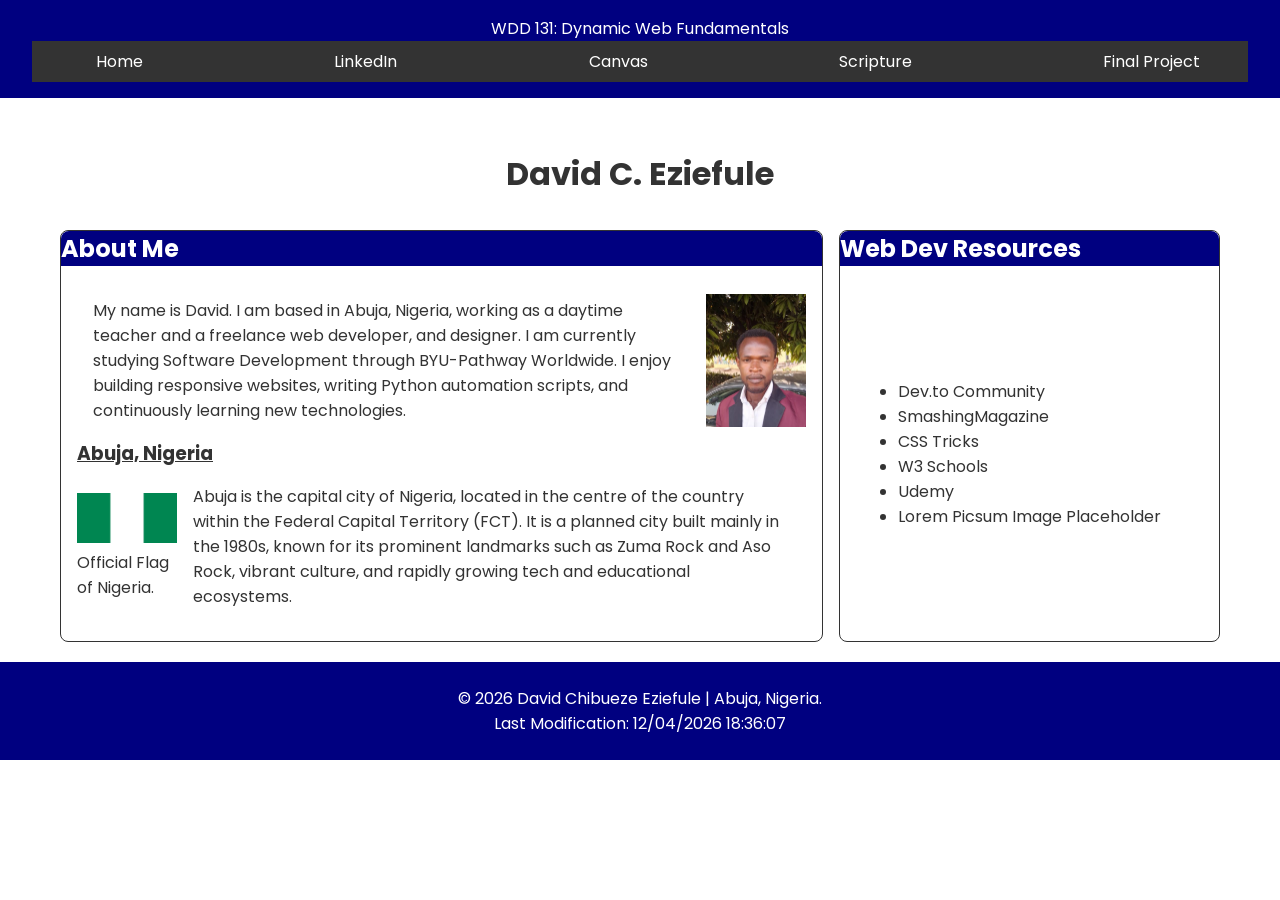
<file: index.html>
<!DOCTYPE html>
<html lang="en">
<head>
    <meta charset="UTF-8">
    <meta name="viewport" content="width=device-width, initial-scale=1.0">
    <title>WDD 131 | Dynamic Web Fundamentals | David Chibueze Eziefule</title>
    <meta name="description" content="WDD131 Dynamic Web Fundamentals course landing page for David Eziefule. Features professional bio, Abuja Nigeria location highlights, and responsive CSS layout.">
    <meta name="author" content="David Chibueze Eziefule">
    <link rel="stylesheet" href="styles/base.css">
    <link rel="preconnect" href="https://fonts.googleapis.com">
    <link rel="preconnect" href="https://fonts.gstatic.com" crossorigin>
    <link href="https://fonts.googleapis.com/css2?family=Poppins:wght@400;500;600;700&display=swap" rel="stylesheet">
    <script src="scripts/getdates.js" defer></script>
</head>
<body>
    <header>
        <span class="header-span" id="course-title">WDD 131: Dynamic Web Fundamentals</span>
        <nav class="nav">
            <a href="#" class="active">Home</a>
            <a href="https://www.linkedin.com/in/david-eziefule/">LinkedIn</a>
            <a href="https://byupw.instructure.com">Canvas</a>
            <a href="https://www.churchofjesuschrist.org/study/scriptures/ot/eccl/3?lang=eng">Scripture</a>
            <a href="#">Final Project</a>
        </nav>
    </header>
    <main>
        <h1>David C. Eziefule</h1>
        <div class="content-wrapper">
            <section class="card">
                <h2>About Me</h2>
                <div class="about-wrapper">
                    <p>My name is David. I am based in Abuja, Nigeria, working as a daytime teacher and a freelance web developer, and
                    designer. I am currently studying Software Development through
                    BYU-Pathway Worldwide. I enjoy building responsive websites, writing Python automation scripts, and continuously
                    learning new technologies.</p>
                    <img class="hey" src="images/profile.jpg" alt="personal profile picture">
                </div>
                <h3>Abuja, Nigeria</h3>
                <div class="about-wrapper">
                    <figure>
                        <img src="images/nigeria-flag1.jpg" alt="official flag of Nigeria">
                        <figcaption>Official Flag of Nigeria.</figcaption>
                    </figure>
                    <p>Abuja is the capital city of Nigeria, located in the centre of the country within the Federal Capital Territory (FCT).
                    It is a planned city built mainly in the 1980s, known for its prominent landmarks such as Zuma Rock and Aso Rock,
                    vibrant culture, and rapidly growing tech and educational ecosystems.</p>
                </div>
            </section>
            <section class="card">
                <h2>Web Dev Resources</h2>
                <ul>
                    <li><a href="https://dev.to/">Dev.to Community</a></li>
                    <li><a href="https://www.smashingmagazine.com/">SmashingMagazine</a></li>
                    <li><a href="https://css-tricks.com/">CSS Tricks</a></li>
                    <li><a href="https://www.w3schools.com/">W3 Schools</a></li>
                    <li><a href="https://www.udemy.com/">Udemy</a></li>
                    <li><a href="#">Lorem Picsum Image Placeholder</a></li>
                </ul>
            </section>
        </div>
    </main>
    <footer>
        <p>&copy; <span id="currentyear"></span> David Chibueze Eziefule | Abuja, Nigeria.</p>
        <p id="lastModified"></p>
    </footer>
</body>
</html>
</file>
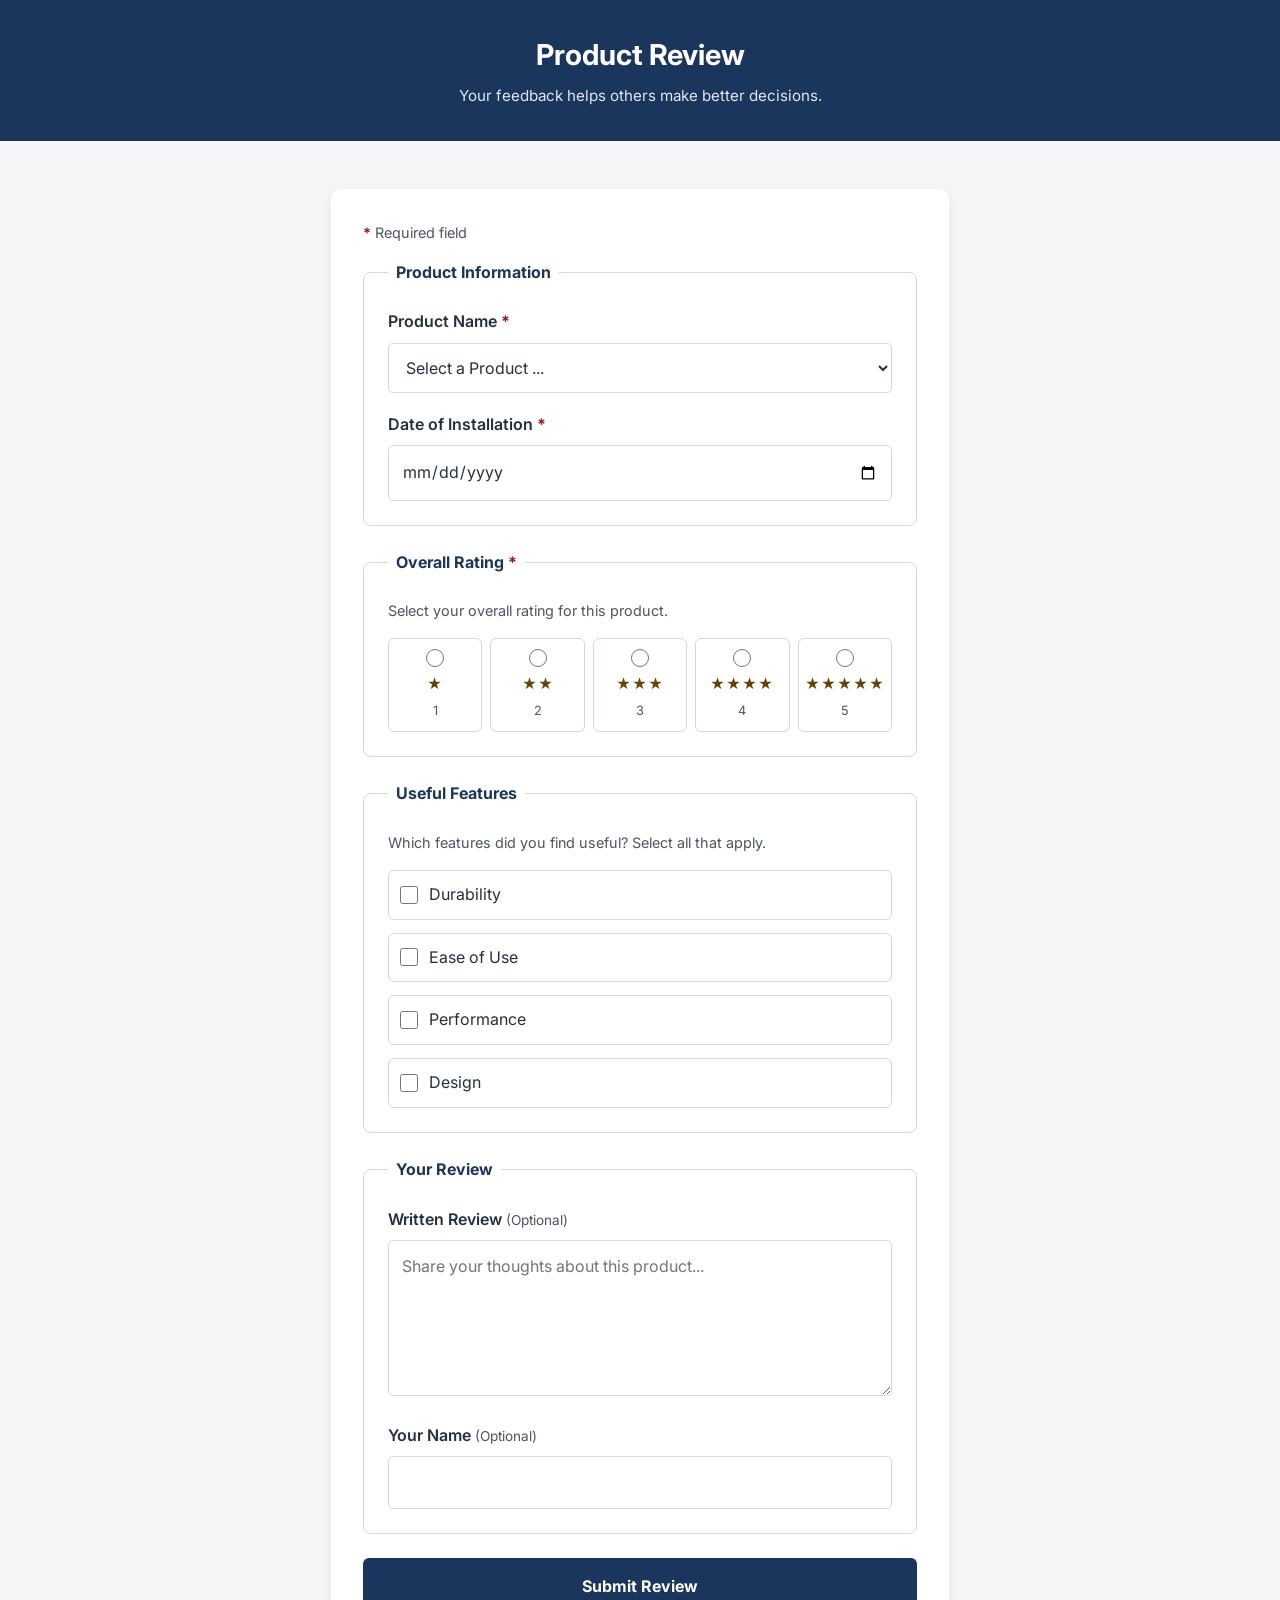
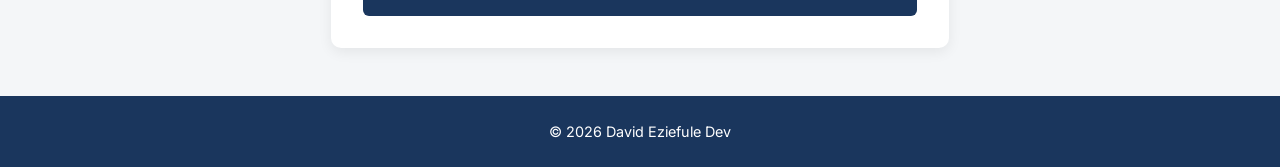
<file: form.html>
<!DOCTYPE html>
<html lang="en">

<head>
    <meta charset="UTF-8">
    <meta name="viewport" content="width=device-width, initial-scale=1.0">
    <meta name="description" content="Rate a product, share your experience, and submit a product review.">
    <meta name="author" content="David Eziefule">
    <title>Product Review | David Eziefule</title>

    <link rel="stylesheet" href="styles/form.css">
    <script src="scripts/form.js" defer></script>

    <link rel="preconnect" href="https://fonts.googleapis.com">
    <link rel="preconnect" href="https://fonts.gstatic.com" crossorigin>
    <link href="https://fonts.googleapis.com/css2?family=Inter:wght@400;500;600;700&display=swap" rel="stylesheet">
</head>

<body>

    <header>
        <div class="header-content">
            <h1>Product Review</h1>
            <p>Your feedback helps others make better decisions.</p>
        </div>
    </header>

    <main>
        <form method="get" action="review.html">

            <p class="required-note">
                <span class="required-mark">*</span> Required field
            </p>

            <fieldset class="form-section">
                <legend>Product Information</legend>

                <div class="form-group">
                    <label for="product">
                        Product Name <span class="required-mark">*</span>
                    </label>

                    <select id="product" name="product" required>
                        <option value="" disabled selected>Select a Product ...</option>
                    </select>
                </div>

                <div class="form-group">
                    <label for="installDate">
                        Date of Installation <span class="required-mark">*</span>
                    </label>

                    <input type="date" id="installDate" name="installDate" required>
                </div>
            </fieldset>

            <fieldset class="form-section">
                <legend>
                    Overall Rating <span class="required-mark">*</span>
                </legend>

                <p class="field-description">Select your overall rating for this product.</p>

                <div class="rating-options">

                    <label class="rating-option" for="rating1">
                        <input type="radio" id="rating1" name="rating" value="1" required>
                        <span class="stars">★</span>
                        <span class="rating-number">1</span>
                    </label>

                    <label class="rating-option" for="rating2">
                        <input type="radio" id="rating2" name="rating" value="2" required>
                        <span class="stars">★★</span>
                        <span class="rating-number">2</span>
                    </label>

                    <label class="rating-option" for="rating3">
                        <input type="radio" id="rating3" name="rating" value="3" required>
                        <span class="stars">★★★</span>
                        <span class="rating-number">3</span>
                    </label>

                    <label class="rating-option" for="rating4">
                        <input type="radio" id="rating4" name="rating" value="4" required>
                        <span class="stars">★★★★</span>
                        <span class="rating-number">4</span>
                    </label>

                    <label class="rating-option" for="rating5">
                        <input type="radio" id="rating5" name="rating" value="5" required>
                        <span class="stars">★★★★★</span>
                        <span class="rating-number">5</span>
                    </label>

                </div>
            </fieldset>

            <fieldset class="form-section">
                <legend>Useful Features</legend>

                <p class="field-description">
                    Which features did you find useful? Select all that apply.
                </p>

                <div class="feature-options">

                    <label class="checkbox-option" for="durability">
                        <input type="checkbox" id="durability" name="features" value="Durability">
                        <span>Durability</span>
                    </label>

                    <label class="checkbox-option" for="ease">
                        <input type="checkbox" id="ease" name="features" value="Ease of Use">
                        <span>Ease of Use</span>
                    </label>

                    <label class="checkbox-option" for="performance">
                        <input type="checkbox" id="performance" name="features" value="Performance">
                        <span>Performance</span>
                    </label>

                    <label class="checkbox-option" for="design">
                        <input type="checkbox" id="design" name="features" value="Design">
                        <span>Design</span>
                    </label>

                </div>
            </fieldset>

            <fieldset class="form-section">
                <legend>Your Review</legend>

                <div class="form-group">
                    <label for="review">
                        Written Review <span class="optional">(Optional)</span>
                    </label>

                    <textarea id="review" name="review" rows="5"
                        placeholder="Share your thoughts about this product..."></textarea>
                </div>

                <div class="form-group">
                    <label for="userName">
                        Your Name <span class="optional">(Optional)</span>
                    </label>

                    <input type="text" id="userName" name="userName" autocomplete="name">
                </div>
            </fieldset>

            <input type="submit" value="Submit Review" class="submit-button">

        </form>
    </main>

    <footer>
        <p>&copy; <span id="currentyear"></span> David Eziefule Dev</p>
    </footer>

</body>

</html>
</file>
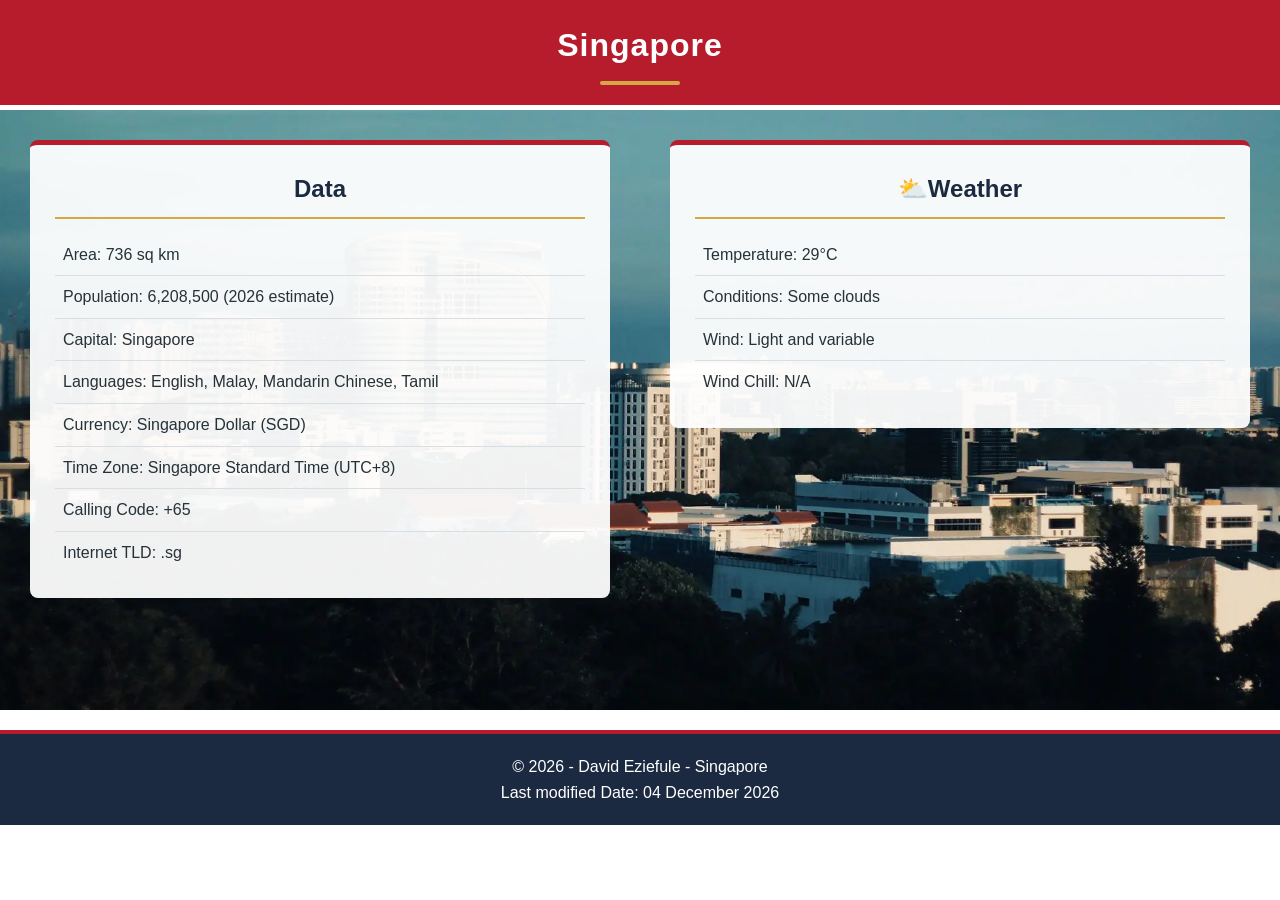
<file: place.html>
<!DOCTYPE html>
<html lang="en">
<head>
    <meta charset="UTF-8">
    <meta name="viewport" content="width=device-width, initial-scale=1.0">
    <title>Singapore | WDD131</title>
    <meta name="description" content="Singapore is a vibrant city-state in Southeast Asia known for its modern architecture, diverse culture, and delicious cuisine.">
    <meta name="keywords" content="Singapore, travel, tourism, Southeast Asia, city-state, culture, cuisine">
    <meta name="author" content="David Eziefule">
    <link rel="stylesheet" href="styles/place.css">
    <script src="scripts/place.js" defer></script>
</head>
<body>
    <header>
        <h1>Singapore</h1>
    </header>
    <main>
        <section class="hero">
            <picture>
                <!-- Large screens -->
                <source media="(min-width: 1000px)" srcset="images/place-large.webp" type="image/webp">
            
                <!-- Medium screens -->
                <source media="(min-width: 601px)" srcset="images/place-medium.webp" type="image/webp">
            
                <!-- Small screens / fallback -->
                <source srcset="images/place-small.webp" type="image/webp">
            
                <img src="images/place-large.webp" alt="Beautiful view of Singapore" fetchpriority="high">
            </picture>
        </section>
        <section class="data">
            <h2>Data</h2>
            <ul>
                <li>Area: 736 sq km</li>
                <li>Population: 6,208,500 (2026 estimate)</li>
                <li>Capital: Singapore</li>
                <li>Languages: English, Malay, Mandarin Chinese, Tamil</li>
                <li>Currency: Singapore Dollar (SGD)</li>
                <li>Time Zone: Singapore Standard Time (UTC+8)</li>
                <li>Calling Code: +65</li>
                <li>Internet TLD: .sg</li>
            </ul>
        </section>
        <section class="weather">
            <h2><span class="desktop-icon">⛅</span>Weather</h2>
            <img src="images/weather-icon.svg" alt="Partly cloudy weather icon" class="mobile-icon">
            <ul>
                <li>Temperature: 29°C</li>
                <li>Conditions: Some clouds</li>
                <li>Wind: Light and variable</li>
                <li>Wind Chill: <span id="windChill">N/A</span></li>
            </ul>
        </section>
    </main>
    <footer>
        <p>&copy; <span id="currentYear"></span> - David Eziefule - Singapore</p>
        <p>Last modified Date: <span id="lastModified"></span></p>
    </footer>
</body>
</html>
</file>
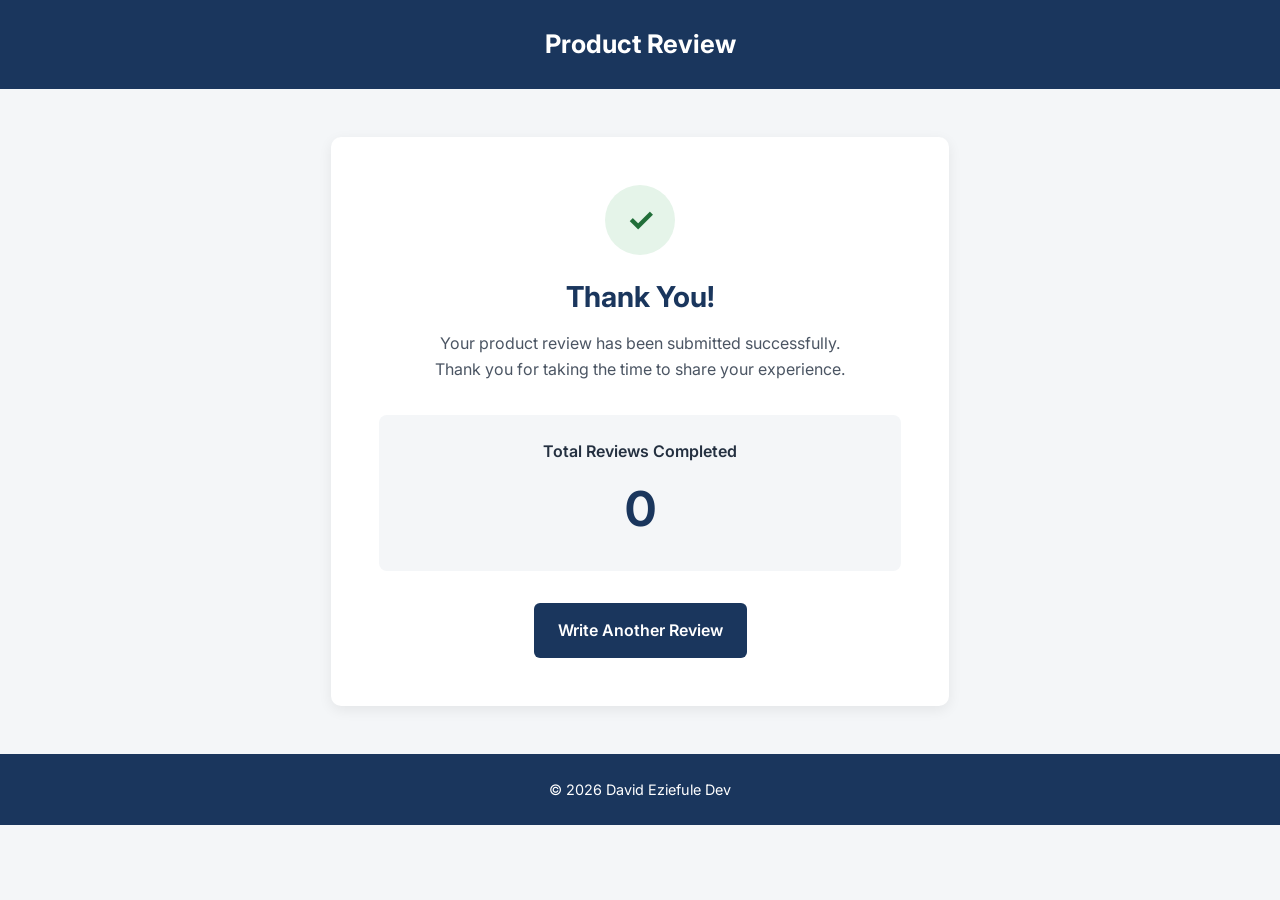
<file: review.html>
<!DOCTYPE html>
<html lang="en">

<head>
    <meta charset="UTF-8">
    <meta name="viewport" content="width=device-width, initial-scale=1.0">
    <meta name="description" content="Your product review submission confirmation and completed review count.">
    <meta name="author" content="David Eziefule">
    <title>Review Submitted | David Eziefule</title>

    <link rel="stylesheet" href="styles/review.css">
    <script src="scripts/review.js" defer></script>

    <link rel="preconnect" href="https://fonts.googleapis.com">
    <link rel="preconnect" href="https://fonts.gstatic.com" crossorigin>
    <link href="https://fonts.googleapis.com/css2?family=Inter:wght@400;500;600;700&display=swap" rel="stylesheet">
</head>

<body>

    <header>
        <h1>Product Review</h1>
    </header>

    <main>
        <section class="confirmation">
            <div class="checkmark" aria-hidden="true">✓</div>

            <h2>Thank You!</h2>

            <p class="confirmation-message">
                Your product review has been submitted successfully.
                Thank you for taking the time to share your experience.
            </p>

            <div class="review-count">
                <p>Total Reviews Completed</p>
                <span id="reviewCount">0</span>
            </div>

            <a href="form.html" class="return-button">Write Another Review</a>
        </section>
    </main>

    <footer>
        <p>&copy; <span id="currentyear"></span> David Eziefule Dev</p>
    </footer>

</body>

</html>
</file>
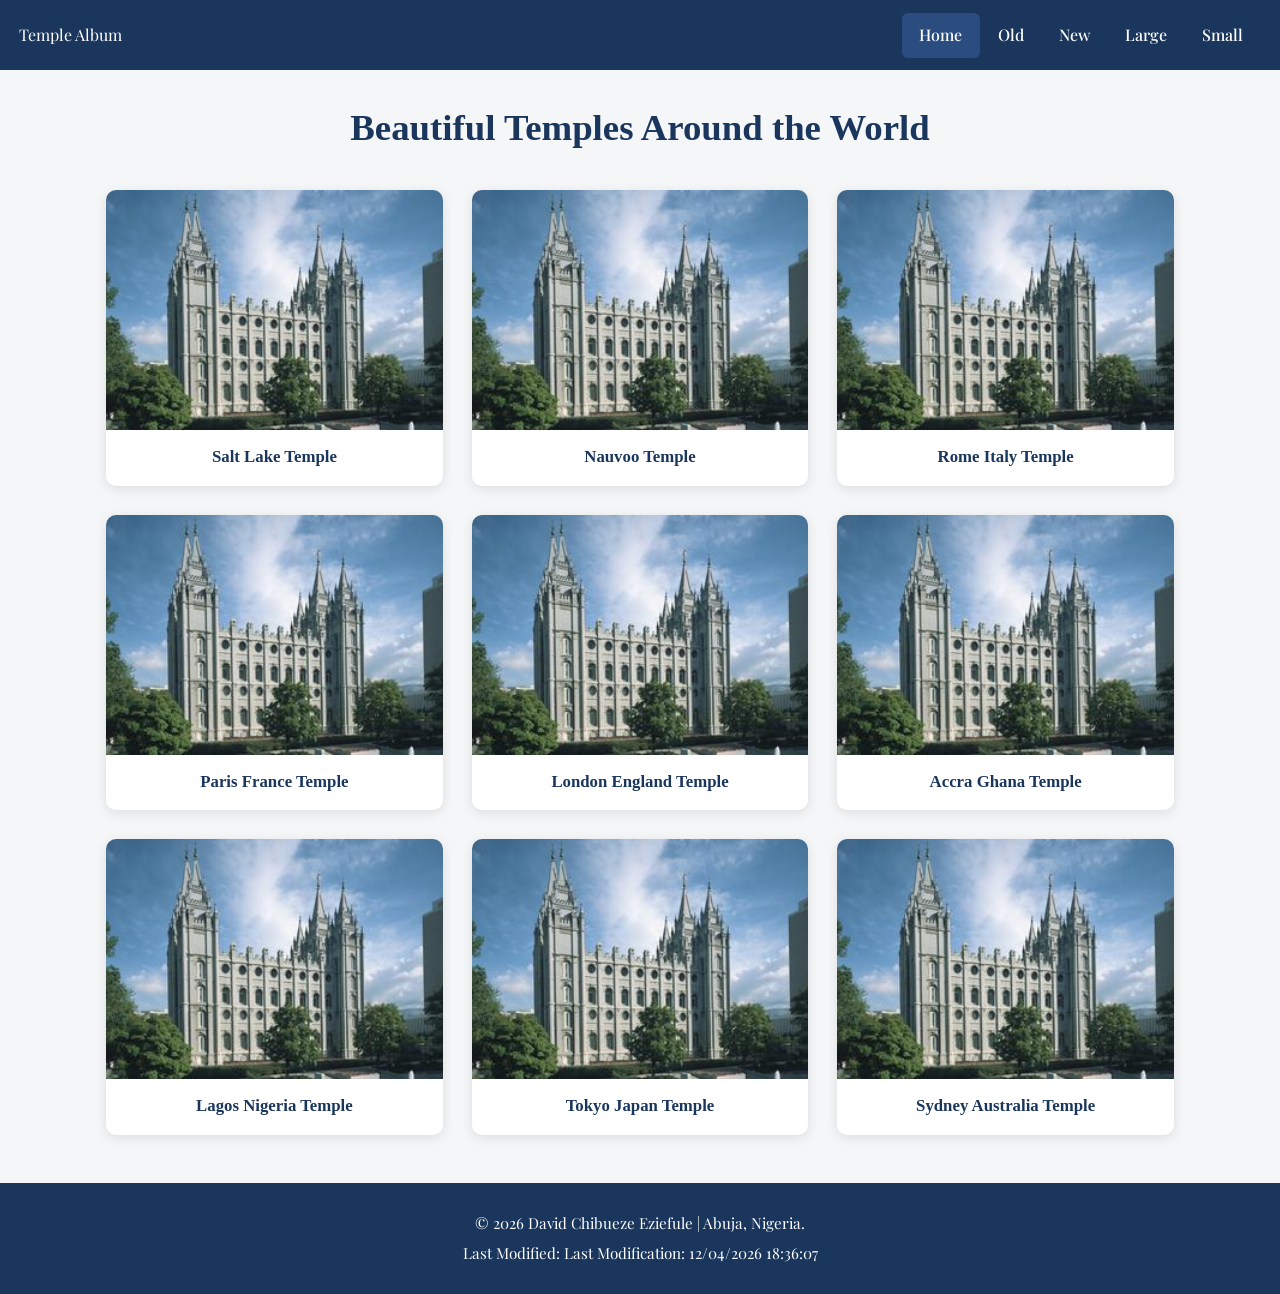
<file: temples.html>
<!DOCTYPE html>
<html lang="en">
<head>
    <meta charset="UTF-8">
    <meta name="viewport" content="width=device-width, initial-scale=1.0">
    <meta 
        name="description"
        content="Discover beautiful temples around the world through stunning 
        photographs showcasing historic and modern temples across different countries.">
    <meta name="author" content="David Eziefule">
    <title>Temple Album | WDD 131</title>

    <!-- Mobile-first CSS order -->
    <link rel="stylesheet" href="styles/temples.css">
    <link rel="stylesheet" href="styles/temples-large.css">

    <script src="scripts/temples.js" defer></script>

    <!-- Google Fonts -->
    <link rel="preconnect" href="https://fonts.googleapis.com">
    <link rel="preconnect" href="https://fonts.gstatic.com" crossorigin>
    <link href="https://fonts.googleapis.com/css2?family=Playfair+Display:ital,wght@0,400..900;1,400..900&display=swap" rel="stylesheet">
</head>
<body>
    <header>
        <p>Temple Album</p>
        <button id="menu" aria-label="Open navigation menu"></button>
        <nav class="navigation">
            <a href="#" class="active">Home</a>
            <a href="#">Old</a>
            <a href="#">New</a>
            <a href="#">Large</a>
            <a href="#">Small</a>
        </nav>
    </header>
    <main>
        <h1>Beautiful Temples Around the World</h1>   
        <section class="temple-grid">
            <figure>
                <img src="images/salt-lake-temple.jpg" alt="Salt Lake Temple">
                <figcaption>Salt Lake Temple</figcaption>
            </figure>
        
            <figure>
                <img src="images/salt-lake-temple.jpg" alt="Nauvoo Temple">
                <figcaption>Nauvoo Temple</figcaption>
            </figure>
        
            <figure>
                <img src="images/salt-lake-temple.jpg" alt="Rome Italy Temple">
                <figcaption>Rome Italy Temple</figcaption>
            </figure>
        
            <figure>
                <img src="images/salt-lake-temple.jpg" alt="Paris France Temple">
                <figcaption>Paris France Temple</figcaption>
            </figure>
        
            <figure>
                <img src="images/salt-lake-temple.jpg" alt="London England Temple">
                <figcaption>London England Temple</figcaption>
            </figure>
        
            <figure>
                <img src="images/salt-lake-temple.jpg" alt="Accra Ghana Temple">
                <figcaption>Accra Ghana Temple</figcaption>
            </figure>
        
            <figure>
                <img src="images/salt-lake-temple.jpg" alt="Lagos Nigeria Temple">
                <figcaption>Lagos Nigeria Temple</figcaption>
            </figure>
        
            <figure>
                <img src="images/salt-lake-temple.jpg" alt="Tokyo Japan Temple">
                <figcaption>Tokyo Japan Temple</figcaption>
            </figure>
        
            <figure>
                <img src="images/salt-lake-temple.jpg" alt="Sydney Australia Temple">
                <figcaption>Sydney Australia Temple</figcaption>
            </figure>
        </section>
    </main>
    <footer>
        <p>&copy; <span id="currentyear"></span> David Chibueze Eziefule | Abuja, Nigeria.</p>
        <p>Last Modified: <span id="lastModified"></span></p>
    </footer>
</body>
</html>
</file>
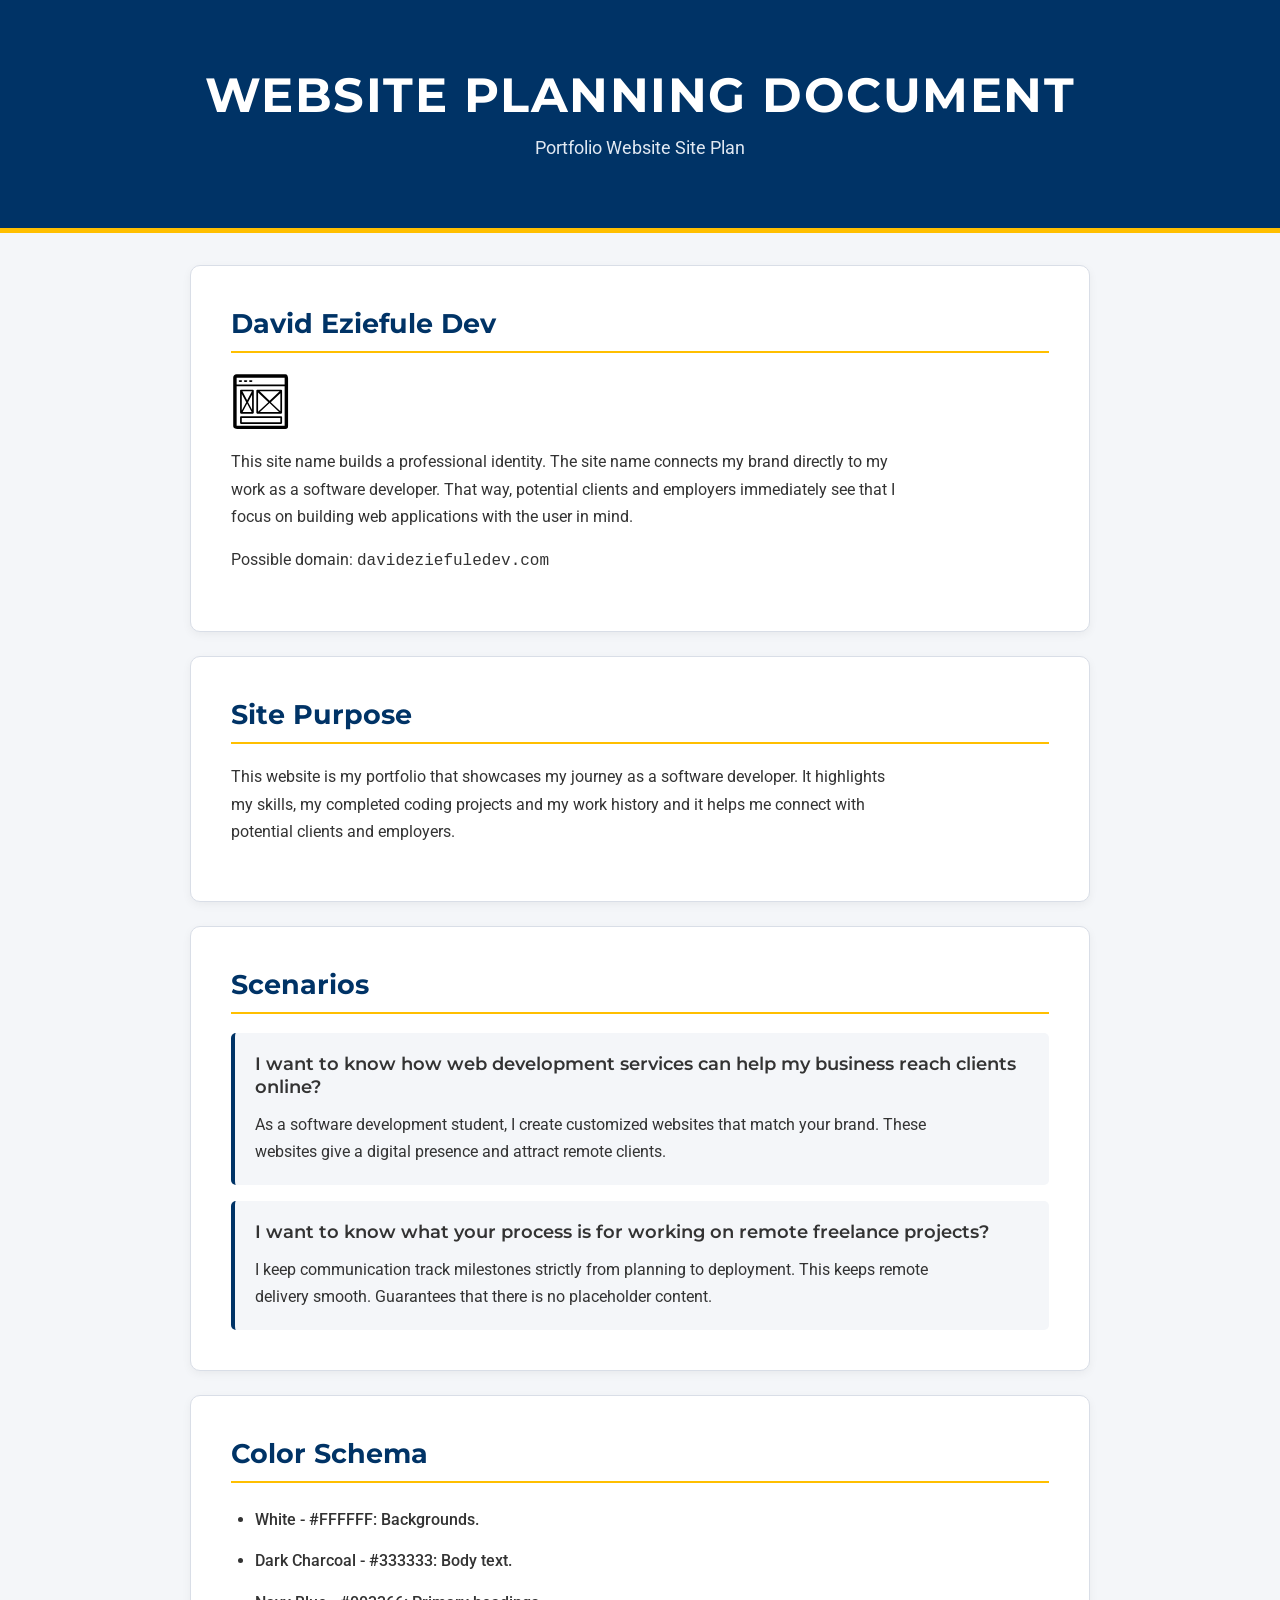
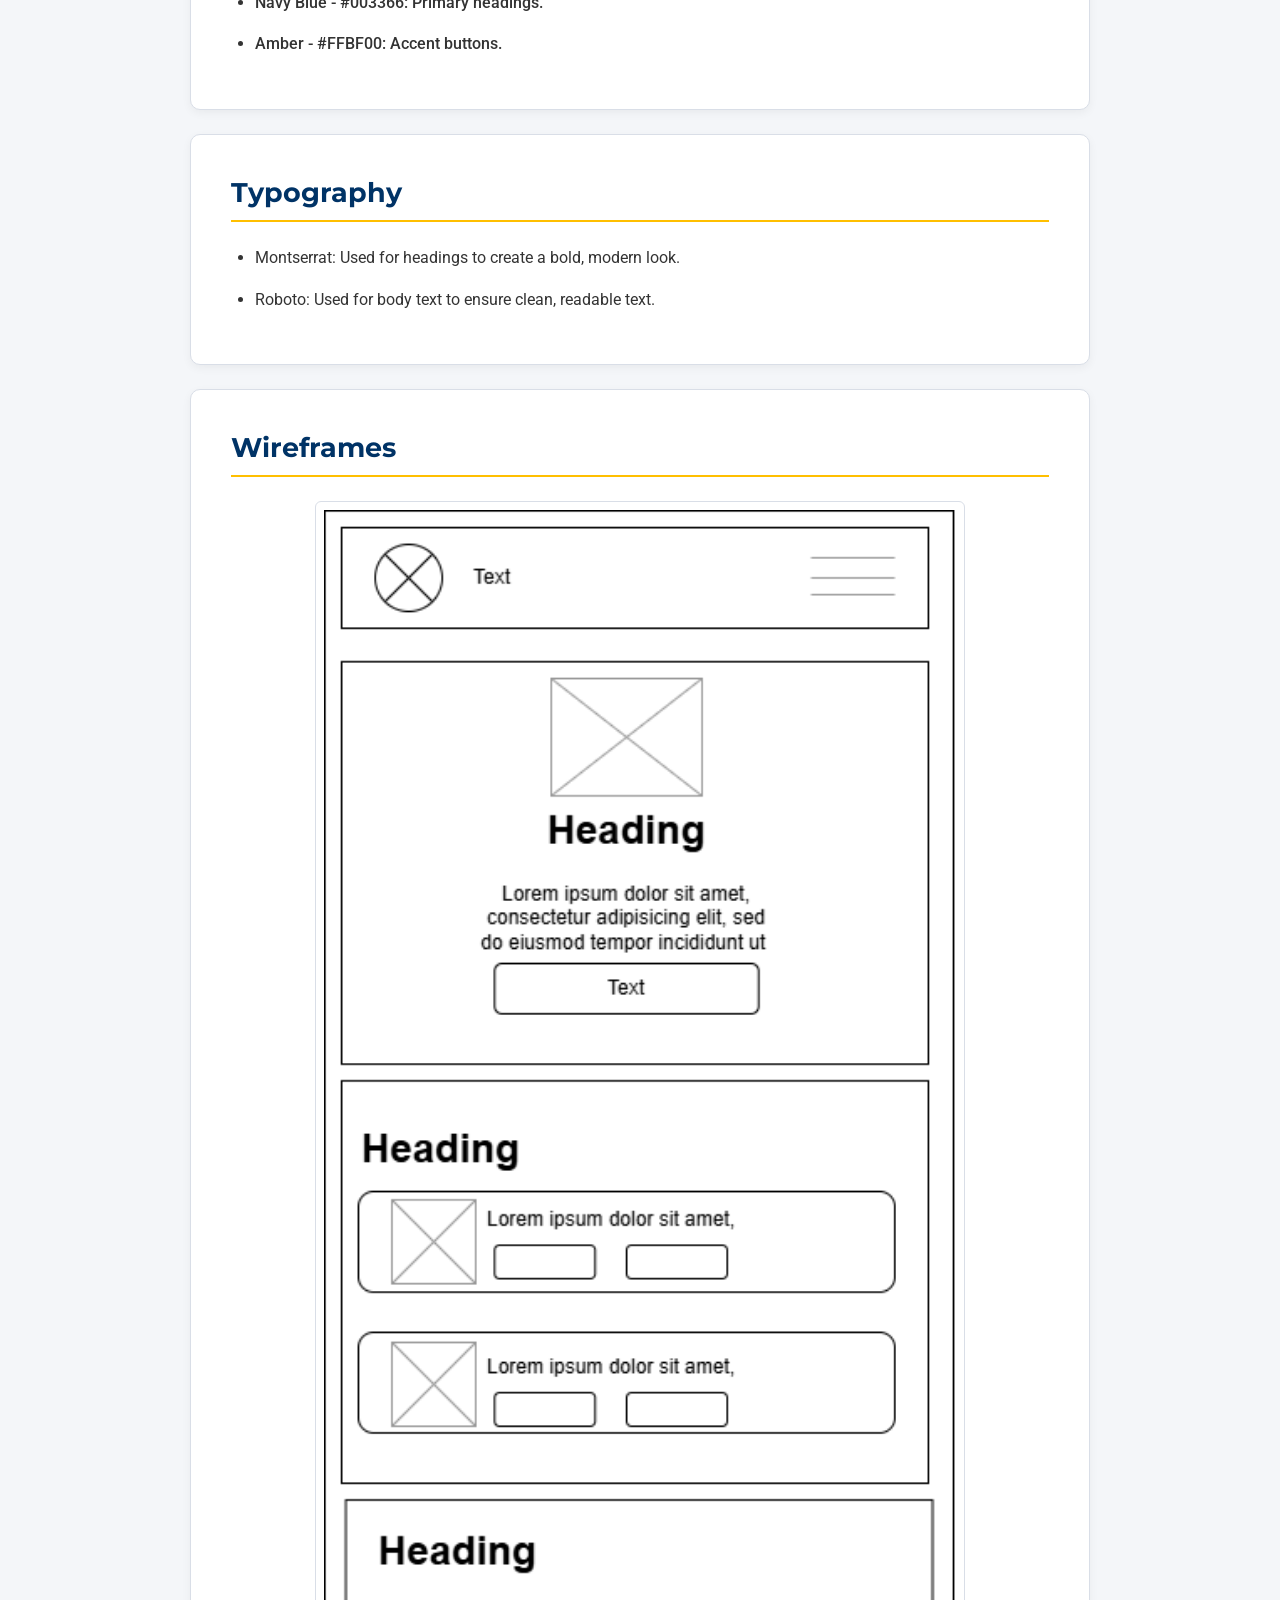
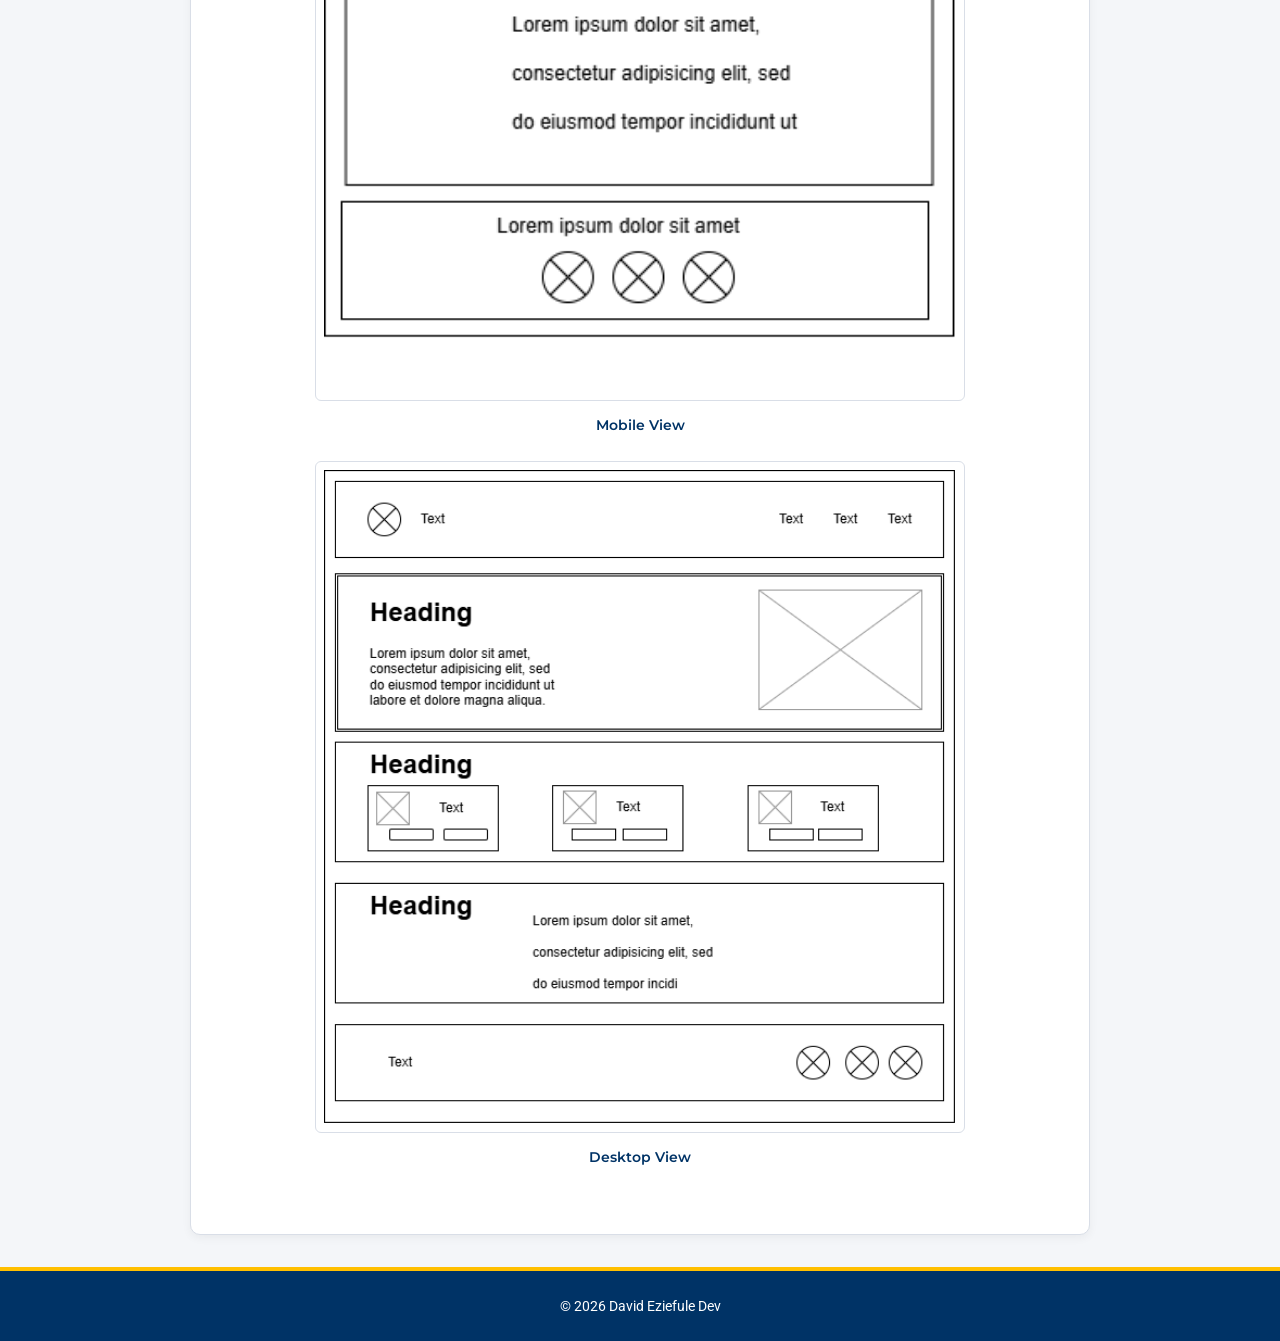
<file: project/siteplan.html>
<!DOCTYPE html>
<html lang="en">
<head>
    <meta charset="UTF-8">
    <meta name="viewport" content="width=device-width, initial-scale=1.0">
    <meta name="description" content="David Eziefule's software development portfolio site plan, showcasing web development projects, skills, services, and professional goals.">
    <meta name="author" content="David Eziefule">
    <meta name="keywords" content="website, planning, document">
    <title>Website Planning Document</title>
    <link rel="stylesheet" href="styles/siteplan.css">
    <script src="scripts/siteplan.js" defer></script>
    <link rel="preconnect" href="https://fonts.googleapis.com">
    <link rel="preconnect" href="https://fonts.gstatic.com" crossorigin>
    <link
        href="https://fonts.googleapis.com/css2?family=Inter:ital,opsz,wght@0,14..32,100..900;1,14..32,100..900&family=Merriweather:ital,opsz,wght@0,18..144,300..900;1,18..144,300..900&family=Montserrat:ital,wght@0,100..900;1,100..900&family=Roboto:ital,wght@0,100..900;1,100..900&display=swap"
        rel="stylesheet">
    <link rel="shortcut icon" href="images/favicon_io/favicon.ico" type="image/x-icon">
    <!-- fav ico -->
    <link rel="apple-touch-icon" sizes="180x180" href="images/favicon_io/apple-touch-icon.png">
    <link rel="icon" type="image/png" sizes="32x32" href="images/favicon_io/favicon-32x32.png">
    <link rel="icon" type="image/png" sizes="16x16" href="images/favicon_io/favicon-16x16.png">
    <link rel="manifest" href="images/favicon_io/site.webmanifest">
</head>
<body>
    <header>
        <h1>Website Planning Document</h1>
        <p>Portfolio Website Site Plan</p>
    </header>
    <main>

        <section>
            <h2>David Eziefule Dev</h2>
            <img src="images/logo.svg" alt="David Eziefule Dev logo" width="50" height="50">
            <p>This site name builds a professional identity. The site name connects my brand directly to my work as a software
            developer. That way, potential clients and employers immediately see that I focus on building web applications with the
            user in mind. </p>
            <p>Possible domain: <code>davideziefuledev.com</code></p>
        </section>

        <section>
            <h2>Site Purpose</h2>
            <p>This website is my portfolio that showcases my journey as a software developer. It highlights my skills, my completed
            coding projects and my work history and it helps me connect with potential clients and employers.</p>
        </section>

        <section>
            <h2>Scenarios</h2>
            <article>
                <h3>I want to know how web development services can help my business reach clients online?</h3>
                <p>As a software development student, I create customized websites that match your brand. These websites give a digital
                presence and attract remote clients.</p>
            </article>
            <article>
                <h3>I want to know what your process is for working on remote freelance projects?</h3>
                <p>I keep communication track milestones strictly from planning to deployment. This keeps remote delivery smooth.
                Guarantees that there is no placeholder content.</p>
            </article>
        </section>

        <section>
            <h2>Color Schema</h2>
            <ul>
                <li>White - #FFFFFF: Backgrounds.</li>
                <li>Dark Charcoal - #333333: Body text.</li>
                <li>Navy Blue - #003366: Primary headings.</li>
                <li>Amber - #FFBF00: Accent buttons.</li>
            </ul>
        </section>

        <section>
            <h2>Typography</h2>
            <ul>
                <li>Montserrat: Used for headings to create a bold, modern look.</li>
                <li>Roboto: Used for body text to ensure clean, readable text.</li>
            </ul>
        </section>

        <section>
            <h2>Wireframes</h2>
            <figure><img src="images/mobile-wireframe.png" alt="Mobile View Wireframe">
                <figcaption>Mobile View</figcaption>
            </figure>
            <figure><img src="images/desktop-wireframe.png" alt="Desktop View Wireframe">
                <figcaption>Desktop View</figcaption>
            </figure>
        </section>

    </main>
    <footer>
        <p>&copy; <span id="currentyear"></span> David Eziefule Dev</p>
    </footer>
</body>
</html>
</file>
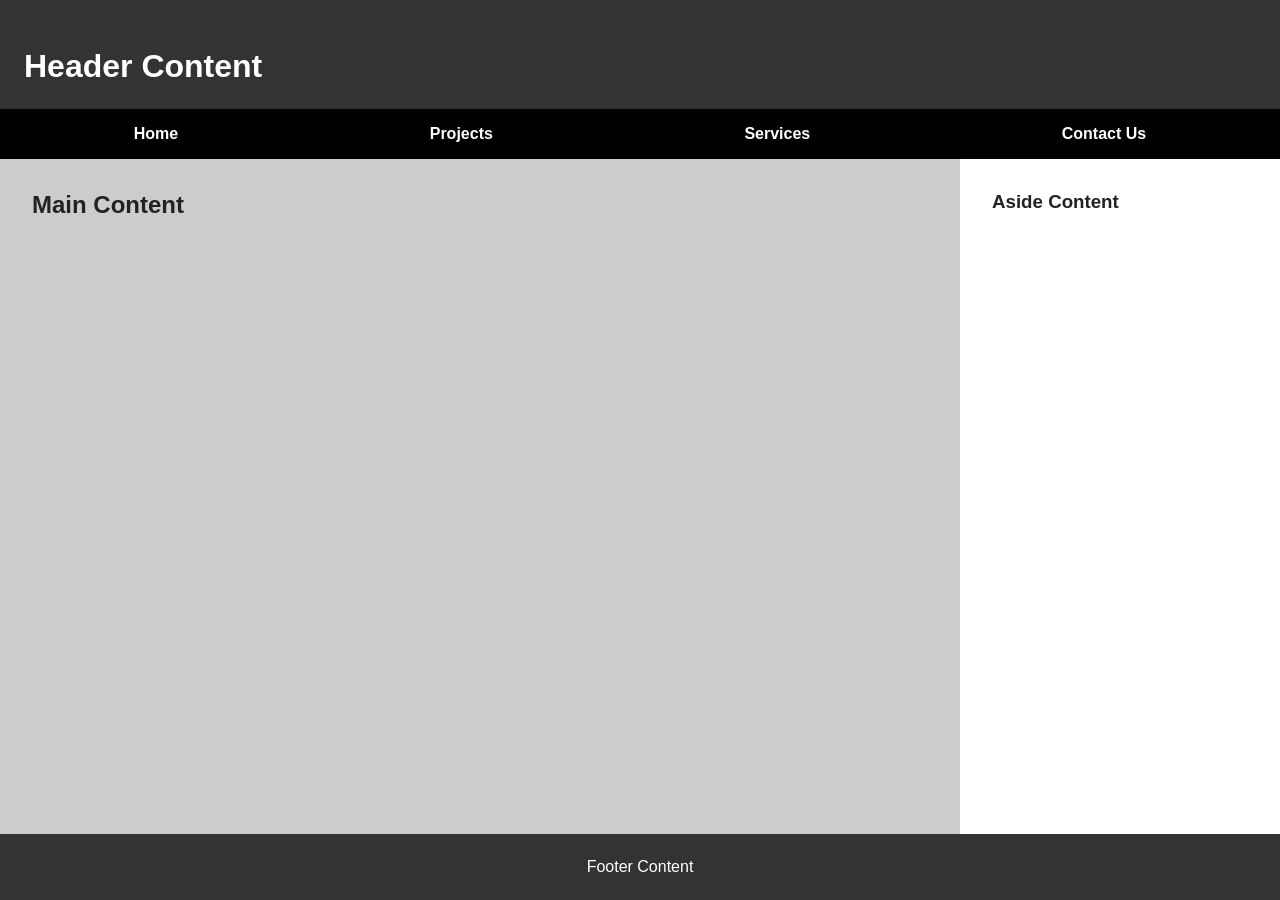
<file: week01/basic-layout.html>
<!DOCTYPE html>
<html lang="en">
<head>
    <meta charset="UTF-8">
    <meta name="viewport" content="width=device-width, initial-scale=1.0">
    <title>Brother David Eziefule | WDD131</title>
    <meta name="description" content="this is the basic layout page of the website">
    <meta name="author" content="David Eziefule">
    <link rel="stylesheet" href="styles/layout.css">
</head>
<body>
    <header class="header">
        <h1>Header Content</h1>
        <nav class="nav">
            <a href="#">Home</a>
            <a href="#">Projects</a>
            <a href="#">Services</a>
            <a href="#">Contact Us</a>
        </nav>
    </header>
    <main class="main">
        <h2>Main Content</h2>
    </main>
    <aside class="aside">
        <h3>Aside Content</h3>
    </aside>
    <footer class="footer">
        <p>Footer Content</p>
    </footer>
</body>
</html>
</file>
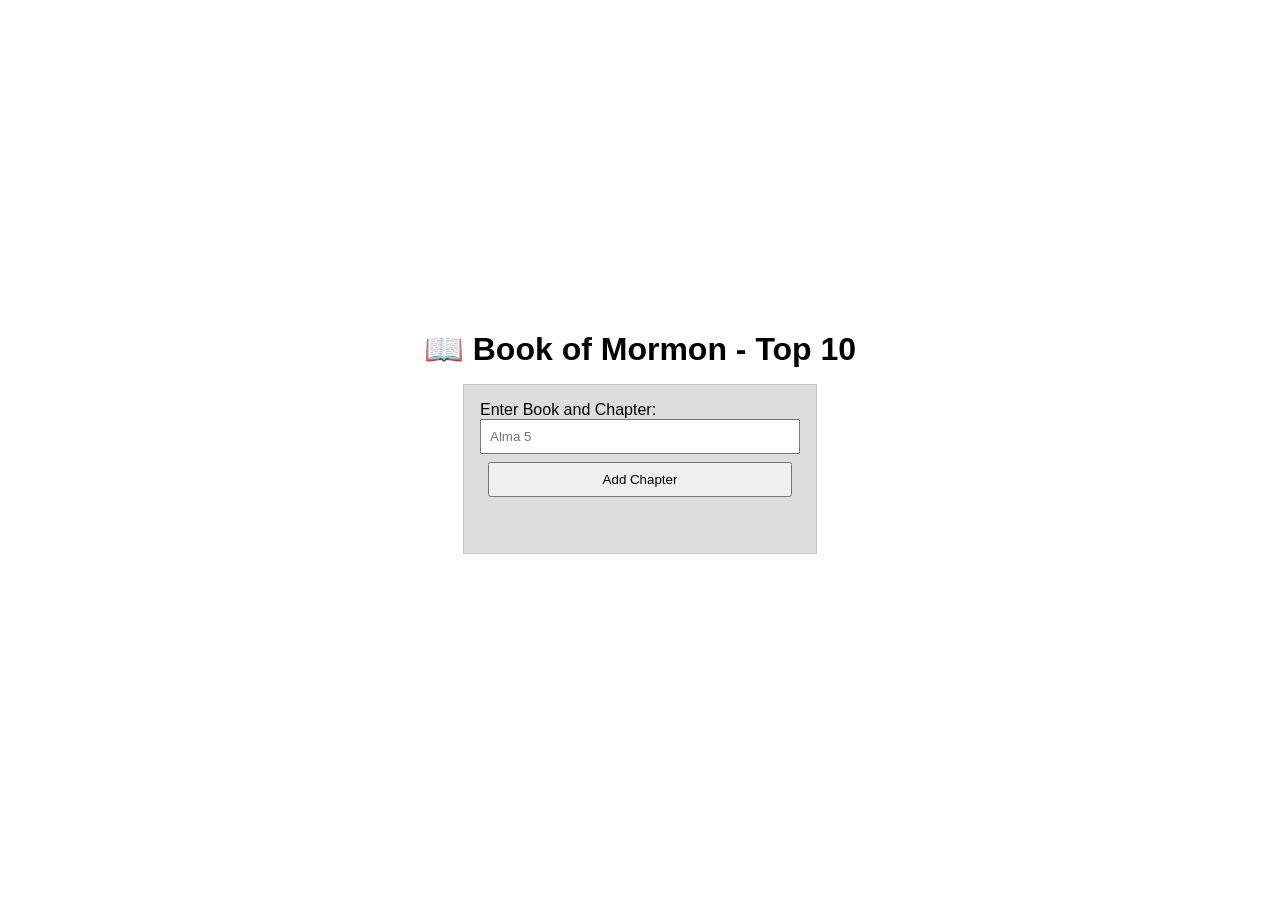
<file: week02/bom.html>
<!DOCTYPE html>
<html lang="en">
    <head>
        <meta charset="UTF-8">
        <meta name="viewport" content="width=device-width, initial-scale=1.0">
        <meta name="description" content="Book of Mormon favorite chapters application for WDD 131.">
        <meta name="author" content="David Eziefule">
        <title>Book of Mormon Favorite Chapters</title>
        <link rel="stylesheet" href="styles/bom.css">
        <script src="scripts/bom.js" defer></script>
    </head>
    <body>
        <h1>📖 Book of Mormon - Top 10</h1>
        <main>
            <label for="favchap">Enter Book and Chapter: </label>
            <input type="text" id="favchap" placeholder="Alma 5">
            <button type="submit">Add Chapter</button>
            <ul id="list"></ul>
        </main>
    </body>
</html>
</file>
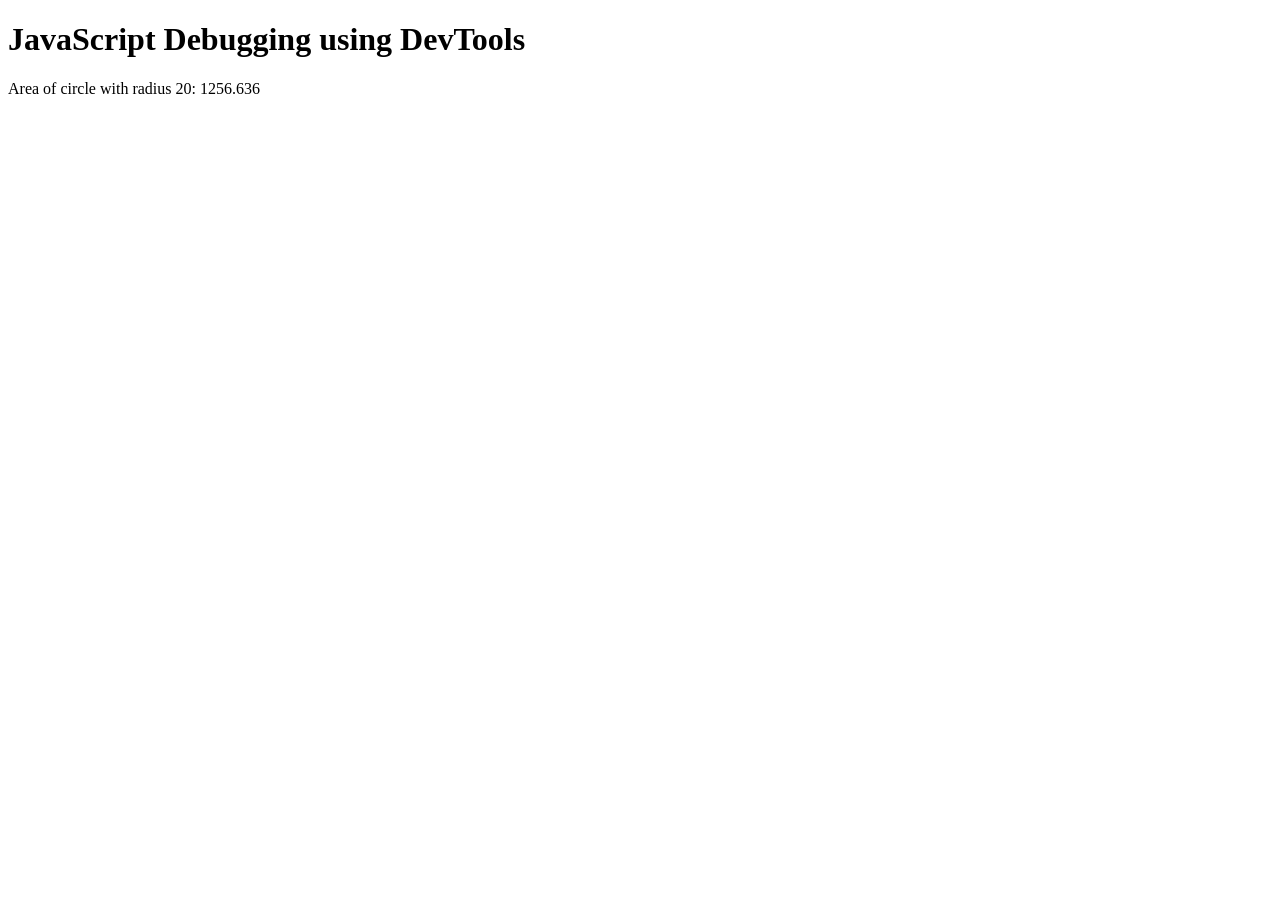
<file: week02/debugging.html>
<!DOCTYPE html>
<html lang="en">
<head>
    <meta charset="UTF-8">
    <meta name="viewport" content="width=device-width, initial-scale=1.0">
    <title>Document</title>
    <script src="scripts/debugging.js" defer></script>
</head>
<body>
    <h1>JavaScript Debugging using DevTools</h1>
    <p>Area of circle with radius <span id="radius"></span>: <span id="area"></span></p>
</body>
</html>
</file>
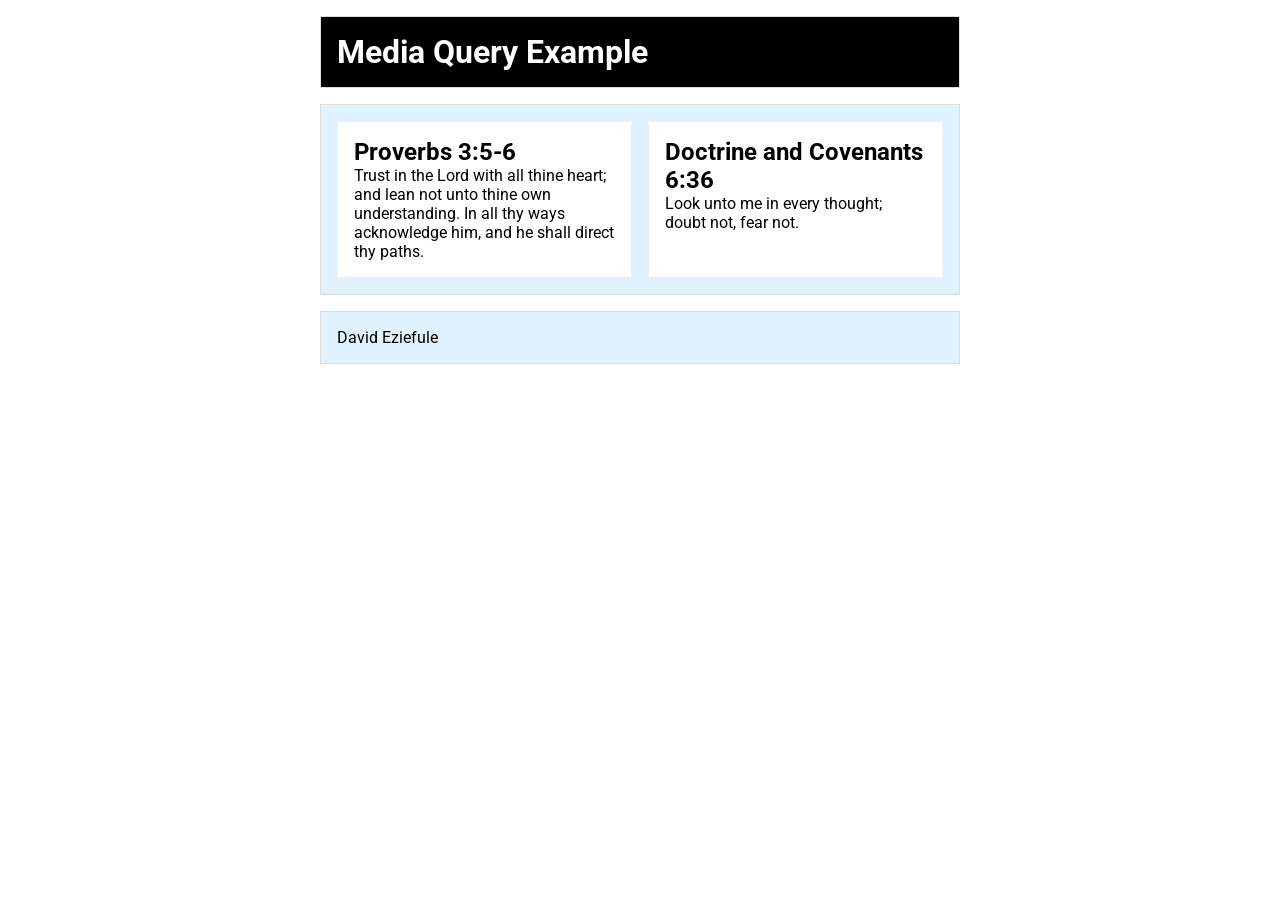
<file: week02/media-query.html>
<!DOCTYPE html>
<html lang="en">
<head>
    <meta charset="UTF-8">
    <meta name="viewport" content="width=device-width, initial-scale=1.0">
    <title>WDD 131 - Media Quuery Example</title>
    <meta name="description" content="Media Query Example by David Eziefule showcasing responsive web design principles and CSS techniques for adapting content to various screen sizes.">
    <meta name="author" content="David Eziefule">
    <link rel="preconnect" href="https://fonts.googleapis.com">
    <link rel="preconnect" href="https://fonts.gstatic.com" crossorigin>
    <link 
        href="https://fonts.googleapis.com/css2?family=Roboto:ital,wght@0,100..900;1,100..900&display=swap"
        rel="stylesheet"
    >
    <link rel="stylesheet" href="styles/media-query.css">
    <link rel="stylesheet" href="styles/media-query-large.css">
</head>
<body>
    <header>
        <h1>Media Query Example</h1>
    </header>
    <main>
        <section>
            <h2>Proverbs 3:5-6</h2>
            <p>Trust in the Lord with all thine heart; and lean not unto thine own understanding. In all thy ways acknowledge him, and
            he shall direct thy paths.</p>
        </section>
        <section>
            <h2>Doctrine and Covenants 6:36</h2>
            <p>Look unto me in every thought; doubt not, fear not.</p>
        </section>
    </main>
    <footer>
        David Eziefule
    </footer>
</body>
</html>
</file>
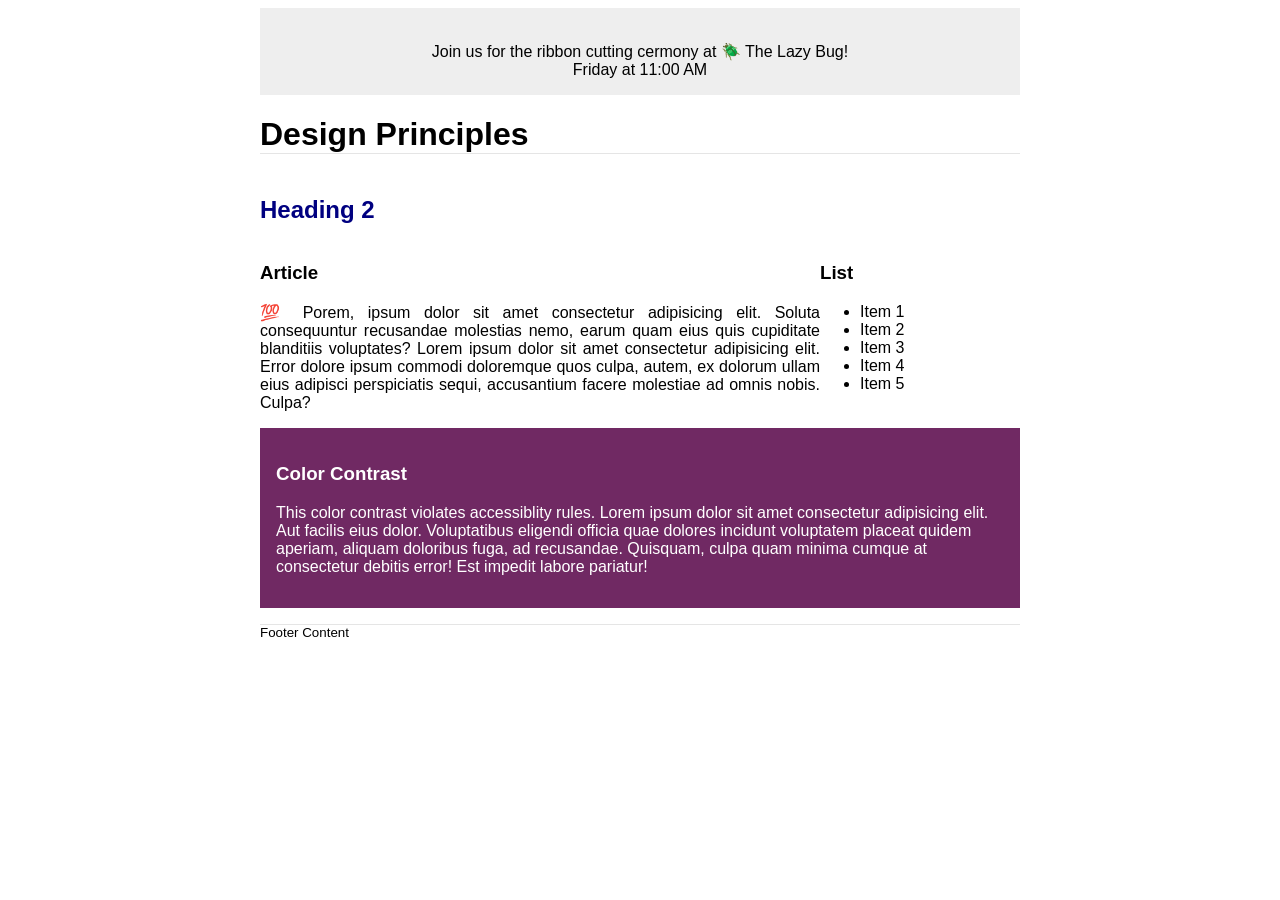
<file: week03/design.html>
<!DOCTYPE html>
<html lang="en">
<head>
    <meta charset="UTF-8">
    <meta name="viewport" content="width=device-width, initial-scale=1.0">
    <title>Design</title>
    <link rel="stylesheet" href="styles/design.css">
</head>
<body>
    <header>
        <div class="banner"><br>Join us for the ribbon cutting cermony at 🪲 The Lazy
            Bug!<br>Friday at 11:00 AM</div>
        <h1>Design Principles</h1>
    </header>
    <main>
        <h2>Heading 2</h2>
        <section>
            <h3>Article</h3>
            <article>
                <p>💯 Porem, ipsum dolor sit amet consectetur adipisicing elit. Soluta consequuntur recusandae molestias
                    nemo, earum quam eius quis cupiditate blanditiis voluptates? Lorem ipsum dolor sit amet consectetur
                    adipisicing elit. Error dolore ipsum commodi doloremque quos culpa, autem, ex dolorum ullam eius
                    adipisci perspiciatis sequi, accusantium facere molestiae ad omnis nobis. Culpa?</p>
            </article>
        </section>
        <section>
            <h3>List</h3>
            <ul>
                <li>Item 1</li>
                <li>Item 2</li>
                <li>Item 3</li>
                <li>Item 4</li>
                <li>Item 5</li>
            </ul>
        </section>
        <div class="callout">
            <h3>Color Contrast</h3>
            <p>This color contrast violates accessiblity rules. Lorem ipsum dolor sit amet consectetur adipisicing elit. Aut
                facilis eius dolor. Voluptatibus eligendi officia quae dolores incidunt voluptatem placeat quidem aperiam,
                aliquam doloribus fuga, ad recusandae. Quisquam, culpa quam minima cumque at consectetur debitis error! Est
                impedit labore pariatur!</p>
        </div>
    </main>
    <footer>
        Footer Content
    </footer>
</body>
</html>
</file>
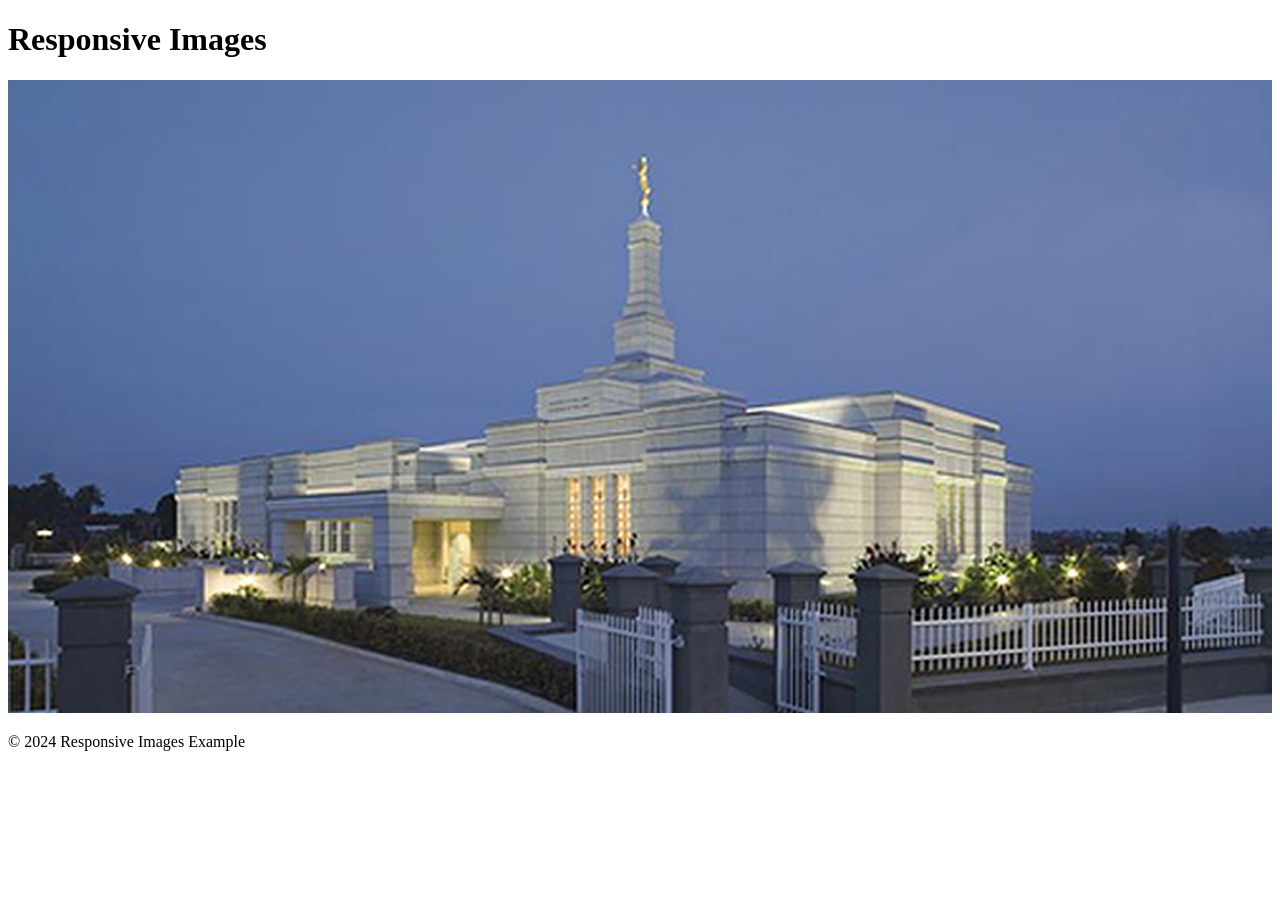
<file: week03/responsive-images.html>
<!DOCTYPE html>
<html lang="en-us">
<head>
    <meta charset="UTF-8">
    <meta name="viewport" content="width=device-width, initial-scale=1.0">
    <title>Responsive Images</title>
    <meta name="description" content="Responsive Images">
    <meta name="author" content="David C. Eziefule">
    <meta name="keywords" content="HTML, CSS, JavaScript, Responsive Images">
    <link rel="stylesheet" href="styles/responsive-images.css">
</head>
<body>
    <header>
        <h1>Responsive Images</h1>
    </header>
    <main>
        <div class="hero">
            <picture>
                <source media="(min-width: 1000px)" srcset="images/hero-large.webp">
                <source media="(min-width: 500px)" srcset="images/hero-medium.webp">
                <img src="images/hero-small.webp" alt="Aba Nigeria Temple" width="500px" height="250px">
            </picture>
        </div>
    </main>
    <footer>
        <p>&copy; 2024 Responsive Images Example</p>
    </footer>
</body>
</html>
</file>
<file: styles/base.css>
* {
    margin: 0;
    padding: 0;
    box-sizing: border-box;
}

:root {
    --primary: #000080;
    --accent: #ffa500;
    --bg: #ffffff;
    --text: #333333;
    --font-family: 'Poppins', sans-serif;
}

body {
    background-color: var(--bg);
    color: var(--text);
    font-family: var(--font-family);
}

header {
    background-color: var(--primary);
    text-align: center;
    padding: 1rem 2rem;
}

header span {
    color: var(--bg);
}

nav {
    background-color: var(--text);
    display: flex;
    justify-content: space-between;
    padding: 0.5rem 3rem;
}

nav a {
    background-color: var(--text);
    color: var(--bg);
    margin-left: 1rem;
    text-decoration: none;
}

nav a:hover {
    background-color: var(--accent);
    color: var(--text);
    text-decoration: overline;
}

main {
    /* padding: 1rem 3rem; */
    width: 100%;
    max-width: 1200px;
    margin: 0 auto;
    padding: 20px;
    /* box-sizing: border-box; */
}

h1 {
    text-align: center;
    padding: 2rem;
}

.content-wrapper {
    display: grid;
    grid-template-columns: 2fr 1fr;
    gap: 1rem;
    /* flex-wrap: wrap; */
}
/* 
.content-wrapper section:first-of-type {
    flex: 2;
}

.content-wrapper section:last-of-type {
    flex: 1;
} */
@media (max-width: 768px) {
    .content-wrapper {
        grid-template-columns: 1fr;
    }
}
section {
    padding: 1rem;
    border: 1px solid var(--text);
    border-radius: 8px;
    min-width: 0;
}

.about-wrapper {
    display: flex;
    align-items: center;
}

.about-wrapper img {
    width: 100px;
    height: auto;
}

.card figure img {
    width: 100px;
    height:auto
}

section h2 {
    background-color: var(--primary);
    color: var(--bg);
    margin: -1rem -1rem 1rem -1rem;
    border-top-left-radius: 8px;
    border-top-right-radius: 8px;
}

section p {
    padding: 1rem;
}

.card {
    display: flex;
    flex-direction: column;
    justify-content: center;
}
h3 {
    text-decoration: underline;
}
ul {
    margin: auto;
}

footer {
    background-color: var(--primary);
    color: var(--bg);
    text-align: center;
    padding: 1.5rem;
}

.header-span {
    display: block;
}

section ul li a {
    text-decoration: none;
    color: var(--text);
}
</file>
<file: styles/form.css>
/* =========================
   RESET
========================= */
* {
    margin: 0;
    padding: 0;
    box-sizing: border-box;
}

/* =========================
   VARIABLES
========================= */
:root {
    --primary: #1a365d;
    --primary-hover: #2b4c7e;
    --background: #f4f6f8;
    --surface: #ffffff;
    --text: #243040;
    --muted: #4b5563;
    --border: #d1d9e0;
    --accent: #654300;
    --danger: #991b1b;
    --success: #216e39;
}

/* =========================
   BASE
========================= */
body {
    font-family: "Inter", sans-serif;
    background-color: var(--background);
    color: var(--text);
    line-height: 1.6;
    min-height: 100vh;
}

input,
select,
textarea,
button {
    font: inherit;
}

/* =========================
   HEADER
========================= */
header {
    background-color: var(--primary);
    color: var(--surface);
    padding: 2rem 1rem;
    text-align: center;
}

.header-content {
    max-width: 700px;
    margin: 0 auto;
}

header h1 {
    font-size: 1.8rem;
    margin-bottom: 0.4rem;
}

header p {
    color: #e0e8f0;
    font-size: 0.95rem;
}

/* =========================
   MAIN
========================= */
main {
    max-width: 650px;
    margin: 2rem auto;
    padding: 0 1rem;
}

/* =========================
   FORM
========================= */
form {
    background-color: var(--surface);
    padding: 1.25rem;
    border-radius: 10px;
    box-shadow: 0 4px 14px rgba(0, 0, 0, 0.07);
}

.required-note {
    font-size: 0.9rem;
    color: var(--muted);
    margin-bottom: 1rem;
}

.required-mark {
    color: var(--danger);
    font-weight: 700;
}

.optional {
    color: var(--muted);
    font-size: 0.85rem;
    font-weight: 400;
}

.field-description {
    color: var(--muted);
    font-size: 0.9rem;
    margin-bottom: 1rem;
}

/* =========================
   FIELDSETS
========================= */
.form-section {
    border: 1px solid var(--border);
    border-radius: 8px;
    padding: 1rem;
    margin-bottom: 1.5rem;
}

.form-section legend {
    color: var(--primary);
    font-weight: 700;
    padding: 0 0.5rem;
}

/* =========================
   FORM GROUPS
========================= */
.form-group {
    margin-bottom: 1.2rem;
}

.form-group:last-child {
    margin-bottom: 0;
}

.form-group label {
    display: block;
    font-weight: 600;
    margin-bottom: 0.5rem;
}

select,
input[type="date"],
input[type="text"],
textarea {
    width: 100%;
    padding: 0.8rem;
    border: 1px solid var(--border);
    border-radius: 5px;
    background-color: var(--surface);
    color: var(--text);
}

select {
    cursor: pointer;
}

textarea {
    resize: vertical;
    min-height: 120px;
}

/* =========================
   FOCUS
========================= */
select:focus,
input:focus,
textarea:focus {
    outline: 2px solid var(--primary);
    outline-offset: 2px;
}

/* =========================
   RATINGS
========================= */
.rating-options {
    display: grid;
    grid-template-columns: repeat(5, 1fr);
    gap: 0.5rem;
}

.rating-option {
    display: flex;
    flex-direction: column;
    align-items: center;
    justify-content: center;
    gap: 0.35rem;
    padding: 0.6rem 0.2rem;
    border: 1px solid var(--border);
    border-radius: 6px;
    cursor: pointer;
    transition: background-color 0.2s ease;
}

.rating-option:hover {
    background-color: var(--background);
}

.rating-option input[type="radio"] {
    accent-color: var(--primary);
    width: 18px;
    height: 18px;
    cursor: pointer;
}

.stars {
    color: var(--accent);
    font-size: 0.9rem;
    letter-spacing: 1px;
    text-align: center;
}

.rating-number {
    font-size: 0.8rem;
    color: var(--muted);
}

/* =========================
   FEATURES
========================= */
.feature-options {
    display: flex;
    flex-direction: column;
    gap: 0.8rem;
}

.checkbox-option {
    display: flex;
    align-items: center;
    gap: 0.7rem;
    padding: 0.7rem;
    border: 1px solid var(--border);
    border-radius: 6px;
    cursor: pointer;
}

.checkbox-option:hover {
    background-color: var(--background);
}

.checkbox-option input[type="checkbox"] {
    width: 18px;
    height: 18px;
    accent-color: var(--primary);
    cursor: pointer;
}

.checkbox-option span {
    font-weight: 400;
}

/* =========================
   SUBMIT BUTTON
========================= */
.submit-button {
    display: block;
    width: 100%;
    border: none;
    border-radius: 6px;
    background-color: var(--primary);
    color: var(--surface);
    padding: 1rem;
    font-weight: 700;
    cursor: pointer;
    transition: background-color 0.2s ease;
}

.submit-button:hover {
    background-color: var(--primary-hover);
}

.submit-button:focus-visible {
    outline: 3px solid var(--primary);
    outline-offset: 3px;
}

/* =========================
   FOOTER
========================= */
footer {
    background-color: var(--primary);
    color: var(--surface);
    text-align: center;
    padding: 1.5rem 1rem;
    margin-top: 2rem;
}

footer p {
    font-size: 0.9rem;
}

/* =========================
   LARGER SCREENS
========================= */
@media screen and (min-width: 600px) {
    main {
        margin: 3rem auto;
    }

    form {
        padding: 2rem;
    }

    .form-section {
        padding: 1.5rem;
    }
}

/* =========================
   REDUCED MOTION
========================= */
@media (prefers-reduced-motion: reduce) {

    *,
    *::before,
    *::after {
        transition: none;
        scroll-behavior: auto;
    }
}
</file>
<file: styles/place.css>
* {
    margin: 0;
    padding: 0;
    box-sizing: border-box;
}

/* ===== SINGAPORE COLOUR SCHEME ===== */
:root {
    --primary-color: #B71C2C;
    /* Singapore red */
    --secondary-color: #F3F5F7;
    /* Light grey */
    --text-color: #263238;
    /* Dark charcoal */
    --white-color: #FFFFFF;
    --navy-color: #1B2A41;
    /* Deep navy */
    --gold-color: #D4A843;
    /* Gold accent */
    --font-family: 'Poppins', sans-serif;
}

body {
    font-family: var(--font-family);
    line-height: 1.6;
    color: var(--text-color);
    background-color: var(--white-color);
}

header {
    background-color: var(--primary-color);
    color: var(--white-color);
    padding: 20px;
    text-align: center;
    border-bottom: 5px solid var(--white-color);
}

header h1 {
    letter-spacing: 1px;
}

header h1::after {
    content: "";
    display: block;
    width: 80px;
    height: 4px;
    background-color: var(--gold-color);
    margin: 10px auto 0;
    border-radius: 2px;
}

main {
    display: grid;
    grid-template-columns: 1fr 1fr;
}

.hero {
    grid-column: 1 / 3;
    width: 100%;
    overflow: hidden;
}

.hero picture {
    display: block;
    width: 100%;
}

.hero img {
    width: 100%;
    height: 500px;
    object-fit: cover;
    object-position: center;
    display: block;
}

.data,
.weather {
    padding: 25px;
    background-color: var(--secondary-color);
}

/* ===== LARGE SCREENS: 1000px AND ABOVE ===== */
@media screen and (min-width: 1000px) {

    main {
        position: relative;
    }

    .hero {
        grid-column: 1 / 3;
        grid-row: 1;
        z-index: 0;
    }

    .hero img {
        height: 600px;
    }

    .data,
    .weather {
        grid-row: 1;
        align-self: start;
        margin: 30px;
        padding: 25px;
        background-color: rgba(255, 255, 255, 0.94);
        border-radius: 8px;
        border-top: 5px solid var(--primary-color);
        z-index: 1;
    }

    .data {
        grid-column: 1;
    }

    .weather {
        grid-column: 2;
    }
}

/* ===== MEDIUM SCREENS: 601px - 999px ===== */
@media screen and (min-width: 601px) and (max-width: 999px) {

    main {
        grid-template-columns: 1fr 1fr;
    }

    .hero {
        grid-column: 1 / 3;
    }

    .hero img {
        height: 400px;
    }
}

/* ===== SMALL SCREENS: 600px AND BELOW ===== */
@media screen and (max-width: 600px) {

    main {
        grid-template-columns: 1fr;
    }

    .hero {
        grid-column: 1;
    }

    .hero img {
        height: 300px;
    }
}

/* ===== HEADINGS ===== */
h2 {
    text-align: center;
    margin-bottom: 15px;
    color: var(--navy-color);
    border-bottom: 2px solid var(--gold-color);
    padding-bottom: 8px;
}

/* ===== LISTS ===== */
ul {
    list-style: none;
}

li {
    padding: 8px;
    border-bottom: 1px solid #D9DEE5;
}

li:last-child {
    border-bottom: none;
}

/* ===== FOOTER ===== */
footer {
    background-color: var(--navy-color);
    color: var(--white-color);
    text-align: center;
    padding: 20px;
    margin-top: 20px;
    border-top: 4px solid var(--primary-color);
}

/* ===== WEATHER ICONS ===== */
.desktop-icon {
    display: inline;
}

.mobile-icon {
    display: none;
}

/* ===== MOBILE SCREENS ===== */
@media screen and (max-width: 600px) {

    .desktop-icon {
        display: none;
    }

    .mobile-icon {
        display: block;
        width: 40px;
        height: 40px;
        margin: 0 auto 15px;
    }
}
</file>
<file: styles/review.css>
/* =========================
   RESET
========================= */
* {
    margin: 0;
    padding: 0;
    box-sizing: border-box;
}

/* =========================
   VARIABLES
========================= */
:root {
    --primary: #1a365d;
    --primary-hover: #2b4c7e;
    --background: #f4f6f8;
    --surface: #ffffff;
    --text: #243040;
    --muted: #4b5563;
    --success: #216e39;
    --success-background: #e5f4e9;
}

/* =========================
   BASE
========================= */
body {
    font-family: "Inter", sans-serif;
    background-color: var(--background);
    color: var(--text);
    line-height: 1.6;
    min-height: 100vh;
}

/* =========================
   HEADER
========================= */
header {
    background-color: var(--primary);
    color: var(--surface);
    text-align: center;
    padding: 1.5rem 1rem;
}

header h1 {
    font-size: 1.6rem;
}

/* =========================
   MAIN
========================= */
main {
    max-width: 650px;
    margin: 2rem auto;
    padding: 0 1rem;
}

/* =========================
   CONFIRMATION
========================= */
.confirmation {
    background-color: var(--surface);
    border-radius: 10px;
    padding: 2rem 1.25rem;
    text-align: center;
    box-shadow: 0 4px 14px rgba(0, 0, 0, 0.07);
}

.checkmark {
    display: flex;
    align-items: center;
    justify-content: center;
    width: 70px;
    height: 70px;
    margin: 0 auto 1.2rem;
    border-radius: 50%;
    background-color: var(--success-background);
    color: var(--success);
    font-size: 2rem;
    font-weight: 700;
}

.confirmation h2 {
    color: var(--primary);
    font-size: 1.8rem;
    margin-bottom: 0.7rem;
}

.confirmation-message {
    color: var(--muted);
    max-width: 420px;
    margin: 0 auto;
}

/* =========================
   REVIEW COUNT
========================= */
.review-count {
    background-color: var(--background);
    border-radius: 8px;
    padding: 1.5rem;
    margin: 2rem 0;
}

.review-count p {
    color: var(--text);
    font-weight: 600;
}

.review-count span {
    display: block;
    color: var(--primary);
    font-size: 3rem;
    font-weight: 700;
    margin-top: 0.4rem;
}

/* =========================
   RETURN LINK
========================= */
.return-button {
    display: inline-block;
    background-color: var(--primary);
    color: var(--surface);
    text-decoration: none;
    padding: 0.9rem 1.5rem;
    border-radius: 6px;
    font-weight: 600;
    transition: background-color 0.2s ease;
}

.return-button:hover {
    background-color: var(--primary-hover);
}

.return-button:focus-visible {
    outline: 3px solid var(--primary);
    outline-offset: 3px;
}

/* =========================
   FOOTER
========================= */
footer {
    background-color: var(--primary);
    color: var(--surface);
    text-align: center;
    padding: 1.5rem 1rem;
    margin-top: 2rem;
}

footer p {
    font-size: 0.9rem;
}

/* =========================
   LARGER SCREENS
========================= */
@media screen and (min-width: 600px) {
    main {
        margin: 3rem auto;
    }

    .confirmation {
        padding: 3rem;
    }
}

/* =========================
   REDUCED MOTION
========================= */
@media (prefers-reduced-motion: reduce) {

    *,
    *::before,
    *::after {
        transition: none;
        scroll-behavior: auto;
    }
}
</file>
<file: styles/temples.css>
/* ===== CSS Variables ===== */
:root {
    --primary: #1a365d;
    --primary-light: #2b4c7e;
    --background: #f4f6f8;
    --white: #ffffff;
    --text: #222222;
    --shadow: rgba(0, 0, 0, 0.1);
    --shadow-hover: rgba(0, 0, 0, 0.15);
}

/* ===== Base Reset ===== */
* {
    margin: 0;
    padding: 0;
    box-sizing: border-box;
}

body {
    font-family: 'Playfair Display', Arial, sans-serif;
    line-height: 1.6;
    background-color: var(--background);
    color: var(--text);
}

img {
    max-width: 100%;
    height: auto;
    display: block;
}

/* ===== Header ===== */
header {
    background-color: var(--primary);
    color: var(--white);
    display: flex;
    justify-content: space-between;
    align-items: center;
    padding: 0.8rem 1.2rem;
    position: relative;
}

header h1 {
    font-size: 1.4rem;
    font-weight: 700;
}

/* ===== Hamburger Button ===== */
#menu {
    background: transparent;
    border: none;
    color: var(--white);
    font-size: 1.9rem;
    cursor: pointer;
    padding: 0.3rem 0.6rem;
}

#menu::before {
    content: "☰";
}

#menu.open::before {
    content: "✕";
}

/* ===== Navigation (IMPORTANT for audit) ===== */
nav {
    display: flex;
    /* ← This is required by the auditor */
    flex-direction: column;
    background-color: var(--primary);
    position: absolute;
    top: 100%;
    left: 0;
    width: 100%;
    z-index: 100;
}

/* Hide links by default on mobile */
nav a {
    display: none;
    color: var(--white);
    text-decoration: none;
    padding: 1rem 1.5rem;
    border-bottom: 1px solid rgba(255, 255, 255, 0.15);
    font-weight: 500;
}

/* Show links when menu is open */
nav.open a {
    display: block;
}

nav a:hover,
nav a.active {
    background-color: var(--primary-light);
}

/* ===== Main Content ===== */
main {
    max-width: 1100px;
    margin: 1.8rem auto;
    padding: 0 1rem;
}

main>h1 {
    text-align: center;
    font-size: 1.9rem;
    margin-bottom: 1.5rem;
    color: var(--primary);
    font-family: 'Merriweather', Georgia, serif;
}

/* Temple Grid - Mobile (1 column) */
.temple-grid {
    display: grid;
    grid-template-columns: 1fr;
    gap: 1.5rem;
}

/* Temple Cards */
figure {
    background-color: var(--white);
    border-radius: 10px;
    overflow: hidden;
    box-shadow: 0 3px 12px var(--shadow);
    transition: transform 0.25s ease, box-shadow 0.25s ease;
}

figure:hover {
    transform: translateY(-4px);
    box-shadow: 0 8px 20px var(--shadow-hover);
}

figure img {
    width: 100%;
    height: 220px;
    object-fit: cover;
}

figcaption {
    padding: 0.9rem 1rem;
    text-align: center;
    font-weight: 600;
    color: var(--primary);
    font-family: 'Merriweather', Georgia, serif;
    font-size: 1.05rem;
}

/* ===== Footer ===== */
footer {
    background-color: var(--primary);
    color: var(--white);
    text-align: center;
    padding: 1.5rem 1rem;
    margin-top: 3rem;
    font-size: 0.95rem;
}

footer p {
    margin: 0.3rem 0;
}
</file>
<file: styles/temples-large.css>
/* ===== Larger Screens ===== */
@media screen and (min-width: 768px) {

    /* Hide hamburger button */
    #menu {
        display: none;
    }

    /* Navigation becomes horizontal */
    nav {
        display: flex;
        /* keep flex */
        flex-direction: row;
        position: static;
        width: auto;
        background-color: transparent;
    }

    /* Always show the links on large screens */
    nav a {
        display: block;
        border-bottom: none;
        padding: 0.6rem 1.1rem;
        border-radius: 6px;
    }

    nav a:hover,
    nav a.active {
        background-color: var(--primary-light);
    }

    /* Main heading */
    main>h1 {
        font-size: 2.3rem;
        margin-bottom: 2rem;
    }

    /* Temple Grid - 2 columns */
    .temple-grid {
        grid-template-columns: repeat(2, 1fr);
        gap: 1.8rem;
    }

    figure img {
        height: 240px;
    }
}

/* Extra large screens - 3 columns */
@media screen and (min-width: 1024px) {
    .temple-grid {
        grid-template-columns: repeat(3, 1fr);
    }
}
</file>
<file: project/styles/siteplan.css>
/* ========================================
   1. CSS RESET AND GLOBAL SETTINGS
   ======================================== */

/* Makes sizing predictable for all elements.
   Padding and borders are included in element widths. */
* {
    box-sizing: border-box;
    margin: 0;
    padding: 0;
}

/* Smooth scrolling when navigating through the page */
html {
    scroll-behavior: smooth;
}




/* ========================================
   2. CSS VARIABLES / COLOR SCHEMA
   ======================================== */

/* Centralizes the colors so they can be changed easily */
:root {
    --primary-color: #003366;
    /* Navy blue */
    --secondary-color: #333333;
    /* Dark charcoal */
    --accent-color: #ffbf00;
    /* Amber */
    --background-color: #f4f6f9;
    /* Light gray background */
    --white: #ffffff;
    --border-color: #d9dee7;

    --heading-font: "Montserrat", sans-serif;
    --body-font: "Roboto", sans-serif;

    --content-width: 900px;
}

/* Base styles for the entire page */
body {
    font-family: "Roboto", sans-serif;
    font-size: 16px;
    line-height: 1.7;
    color: var(--secondary-color);
    background-color: var(--background-color);
}

/* ========================================
   3. GENERAL ELEMENT STYLES
   ======================================== */

/* Default styling for headings */
h1,
h2,
h3 {
    font-family: var(--heading-font);
    line-height: 1.3;
}

/* Paragraph spacing */
p {
    margin-bottom: 1rem;
}

/* Makes images responsive */
img {
    display: block;
    max-width: 100%;
    height: auto;
}

/* Improves the appearance of lists */
ul {
    padding-left: 1.5rem;
}

li {
    margin-bottom: 0.5rem;
}


/* ========================================
   4. HEADER
   ======================================== */

/* Main page header */
header {
    background-color: var(--primary-color);
    color: var(--white);
    text-align: center;
    padding: 3rem 1rem;
    border-bottom: 5px solid var(--accent-color);
}

/* Main heading */
header h1 {
    font-size: 2rem;
    font-weight: 700;
    text-transform: uppercase;
    letter-spacing: 1.5px;
    margin-bottom: 0.5rem;
}

/* Subtitle beneath the heading */
header p {
    font-size: 1.1rem;
    margin-bottom: 0;
    color: #e0e8f2;
}


/* ========================================
   5. MAIN CONTENT LAYOUT
   ======================================== */

/* Centers the content and limits its width */
main {
    width: 90%;
    max-width: var(--content-width);
    margin: 2rem auto;
}

/* Styles each content section as a card */
main section {
    background-color: var(--white);
    padding: 2rem;
    margin-bottom: 1.5rem;
    border: 1px solid var(--border-color);
    border-radius: 10px;
    box-shadow: 0 3px 10px rgba(0, 0, 0, 0.05);
}


/* ========================================
   6. SECTION HEADINGS
   ======================================== */

/* Main section headings */
main section h2 {
    color: var(--primary-color);
    font-size: 1.5rem;
    font-weight: 700;
    margin-bottom: 1.2rem;
    padding-bottom: 0.6rem;
    border-bottom: 2px solid var(--accent-color);
}

/* Subheadings inside sections */
main section h3 {
    color: var(--secondary-color);
    font-size: 1.1rem;
    font-weight: 600;
    margin-bottom: 0.75rem;
}


/* ========================================
   7. SITE NAME AND LOGO SECTION
   ======================================== */

/* Aligns the logo and site name nicely */
main section:first-child img {
    width: 60px;
    height: 60px;
    object-fit: contain;
    margin: 0 0 1rem;
}

/* Adds breathing room to the site description */
main section:first-child p {
    margin-top: 1rem;
}


/* ========================================
   8. SCENARIOS SECTION
   ======================================== */

/* Styles individual scenarios */
article {
    background-color: #f4f6f9;
    padding: 1.25rem;
    margin-bottom: 1rem;
    border-left: 4px solid var(--primary-color);
    border-radius: 5px;
}

/* Removes extra space after the last scenario */
article:last-child {
    margin-bottom: 0;
}

/* Scenario descriptions */
article p {
    margin-bottom: 0;
}


/* ========================================
   9. COLOR SCHEMA SECTION
   ======================================== */

/* Makes the color list easier to read */
main section ul li {
    padding: 0.2rem 0;
}

/* Highlights the color values in the list */
main section:nth-of-type(4) li {
    font-weight: 500;
}


/* ========================================
   10. WIREFRAMES SECTION
   ======================================== */

/* Adds spacing between wireframe figures */
figure {
    margin: 1.5rem 0;
    text-align: center;
}

/* Displays wireframe images clearly */
figure img {
    width: 100%;
    max-width: 650px;
    margin: 0 auto;
    padding: 0.5rem;
    background-color: var(--white);
    border: 1px solid var(--border-color);
    border-radius: 6px;
}

/* Captions beneath wireframe images */
figcaption {
    font-family: var(--heading-font);
    font-size: 0.9rem;
    font-weight: 600;
    color: var(--primary-color);
    margin-top: 0.75rem;
}


/* ========================================
   11. FOOTER
   ======================================== */

/* Footer styling */
footer {
    background-color: var(--primary-color);
    color: var(--white);
    text-align: center;
    padding: 1.5rem 1rem;
    border-top: 4px solid var(--accent-color);
}

/* Footer paragraph */
footer p {
    margin-bottom: 0;
    font-size: 0.9rem;
}


/* ========================================
   12. RESPONSIVE DESIGN - TABLETS
   ======================================== */

/* Adjustments for medium-sized screens */
@media screen and (min-width: 600px) {
    header {
        padding: 4rem 2rem;
    }

    header h1 {
        font-size: 2.5rem;
    }

    main {
        width: 85%;
    }

    main section {
        padding: 2.5rem;
    }
}


/* ========================================
   13. RESPONSIVE DESIGN - DESKTOP
   ======================================== */

/* Adjustments for larger screens */
@media screen and (min-width: 900px) {
    main {
        width: 80%;
    }

    header h1 {
        font-size: 3rem;
    }

    main section h2 {
        font-size: 1.7rem;
    }
}


/* ========================================
   14. ACCESSIBILITY AND INTERACTION
   ======================================== */

/* Makes keyboard focus easier to see if links or buttons are added */
a:focus-visible,
button:focus-visible {
    outline: 3px solid var(--accent-color);
    outline-offset: 4px;
}

/* Prevents overly large text lines on very wide displays */
main p {
    max-width: 75ch;
}
</file>
<file: week01/styles/layout.css>
*{
    margin: 0;
    padding: 0;
    box-sizing: border-box;
}

body{
    display: grid;
    grid-template-columns: 3fr 1fr;
    grid-template-rows: auto 1fr auto;
    min-height: 100vh;
    font-family: Arial, Helvetica, sans-serif;
    color: #222;
    background-color: #f4f4f4;
}

.header {
    grid-column: 1 / -1;
    background-color: #333333;
    color: white;
    padding: 1.5rem 0 0;
}

.header h1 {
    background-color: #333333;
    padding: 1.5rem;
}

.nav {
    display: flex;
    justify-content: space-around;
    align-items: center;
    gap: 1rem;
    margin-top: 0;
    padding: 1rem;
    background-color: #000000;
    width: 100%;
}

.nav a {
    color: white;
    text-decoration: none;
    font-weight: bold;
}

.nav a:hover {
    color: #f1fa8c;
    text-decoration: underline;
}

.main {
    grid-column: 1 / 2;
    padding: 2rem;
    background-color: #cccccc;
}

.aside {
    grid-column: 2 / 3;
    padding: 2rem;
    background-color: #ffffff;
}

.footer {
    grid-column: 1 / 3;
    background-color: #333333;
    color: white;
    text-align: center;
    padding: 1.5rem;
}
</file>
<file: week02/styles/bom.css>
* {
    margin: 0;
    padding: 0;
}

body {
    height: 100vh;
    display: flex;
    flex-direction: column;
    align-items: center;
    justify-content: center;
    font-family: Acme, Arial, sans-serif;
}

h1 {
    font-size: 1.5rem;
}

main {
    margin: 1rem auto;
    border: 1px solid rgb(0 0 0 / 0.1);
    padding: 1rem;
    background-color: #ddd;
    display: flex;
    flex-direction: column;
}

input,
button {
    padding: 0.5rem;
}

button {
    margin: 0.5rem;
}

.delete {
    width: fit-content;
}

.input {
    display: flex;
    gap: 1rem;
}

.list {
    padding: 0.5rem;
}

ul {
    margin: 1rem;
    list-style: none;
}

li {
    display: flex;
    align-items: center;
    justify-content: space-between;
}

@media only screen and (min-width: 32.5em) {
    h1 {
        font-size: 2rem;
    }

    main {
        width: 320px;
    }
}
</file>
<file: week02/styles/media-query.css>
* {
    margin: 0;
    padding: 0;
    box-sizing: border-box;
}

body {
    font-family: 'Roboto', sans-serif;
}

header, main, footer {
    max-width: 640px;
    margin: 1rem auto;
    border: 1px solid #ddd;
    padding: 1rem;
    background-color: #e0f2fe;
}

main {
    display: grid;
    grid-template-columns: 1fr;
    gap: 1rem;
}

section {
    padding: 1rem;
    background-color: white;
    border: 1px solid #eee;
}
</file>
<file: week02/styles/media-query-large.css>
@media screen and (min-width: 500px) {

    header {
        background-color: black;
        color: white;
    }

    main {
        grid-template-columns: 1fr 1fr;
    }

}
</file>
<file: week03/styles/design.css>
body {
    font-family: Roboto, helvetica, sans-serif;
}

header,
main,
footer {
    max-width: 760px;
    margin: 0 auto;
}

.banner {
    padding: 1rem;
    background-color: #eee;
    text-align: center;
}

h1 {
    border-bottom: 1px solid rgba(0, 0, 0, 0.1);
}

main {
    display: grid;
    grid-template-columns: 1fr 200px;
}

h2 {
    color: navy;
    text-align: left;
    grid-column: 1 / 3;
}

article p {
    text-align: justify;
}

.callout {
    color: #fff;
    background-color: #702963;
    padding: 1rem;
    grid-column: 1 / 3;
}

footer {
    margin-top: 1rem;
    border-top: 1px solid rgba(0, 0, 0, 0.1);
    font-size: smaller;
    text-align: left;
}
</file>
<file: week03/styles/responsive-images.css>
.hero img {
    width: 100%;
    height: 100%;
    object-fit: cover;
}
</file>
